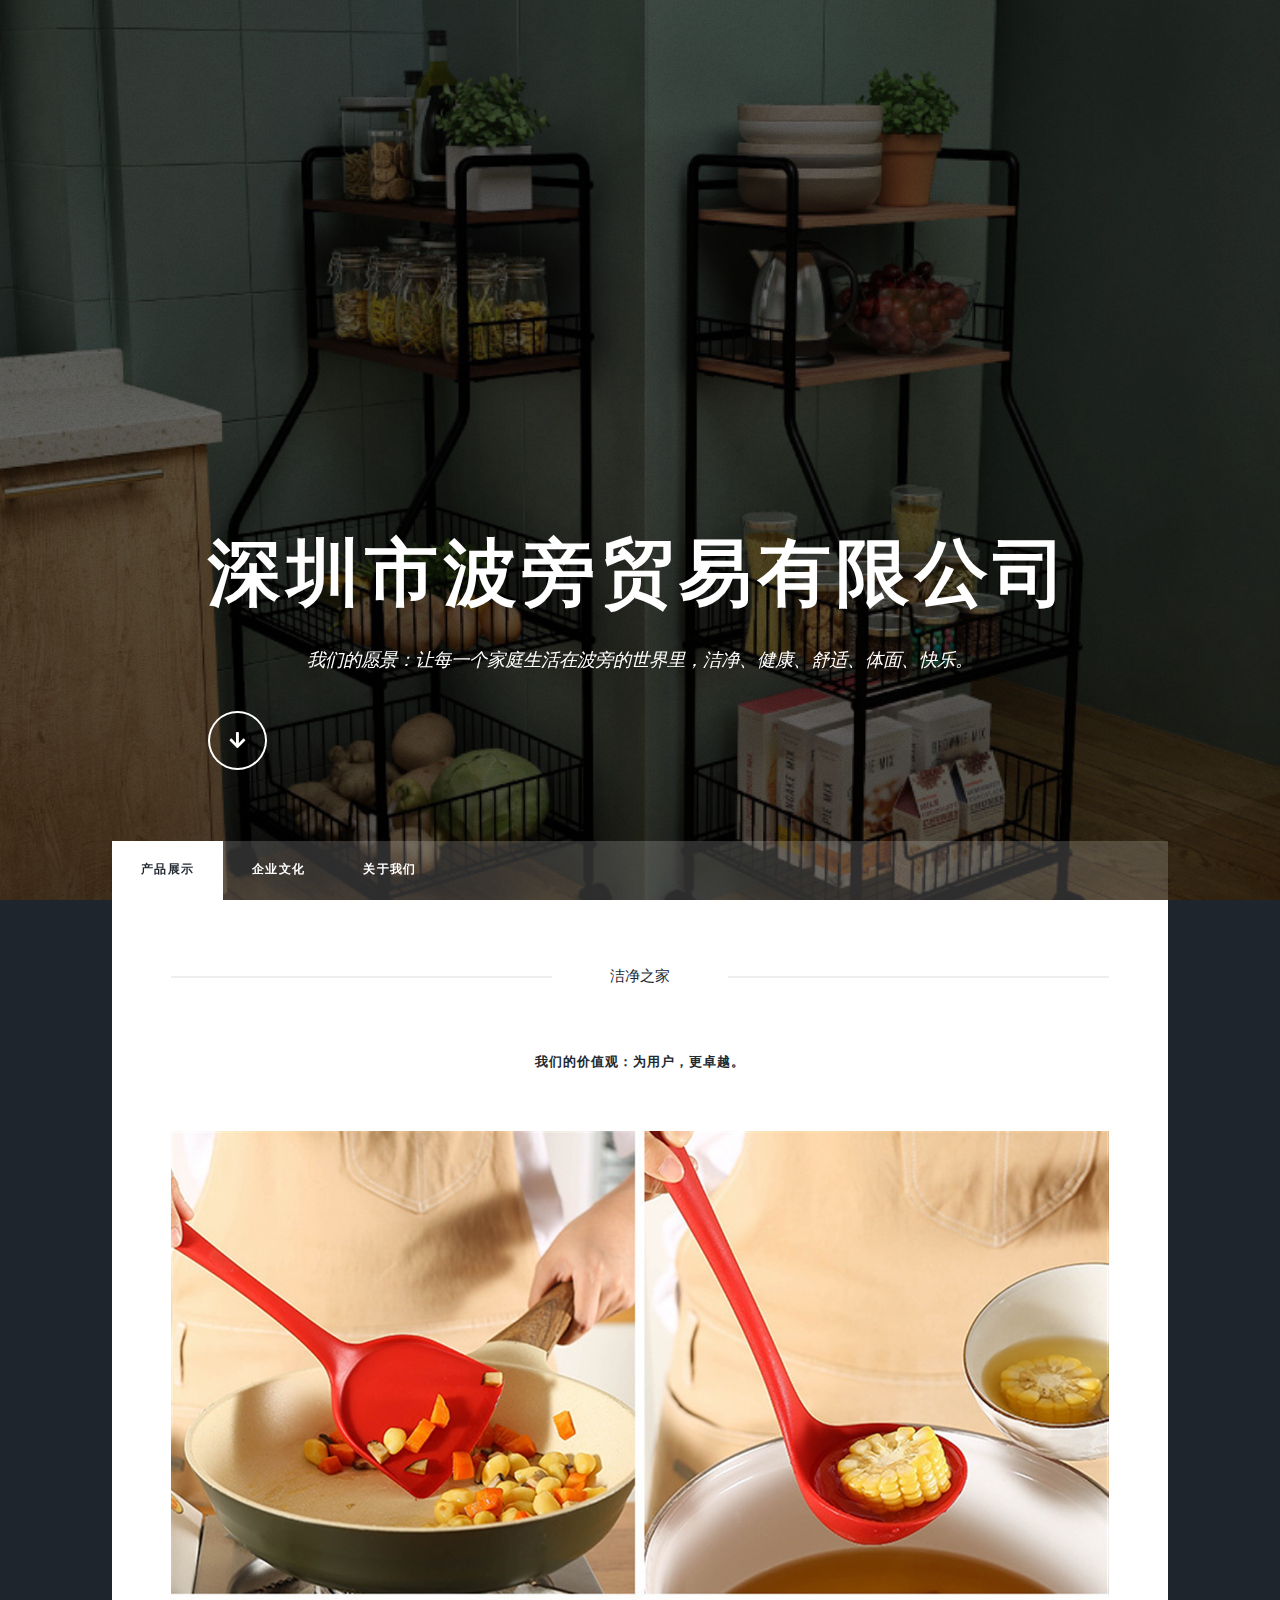
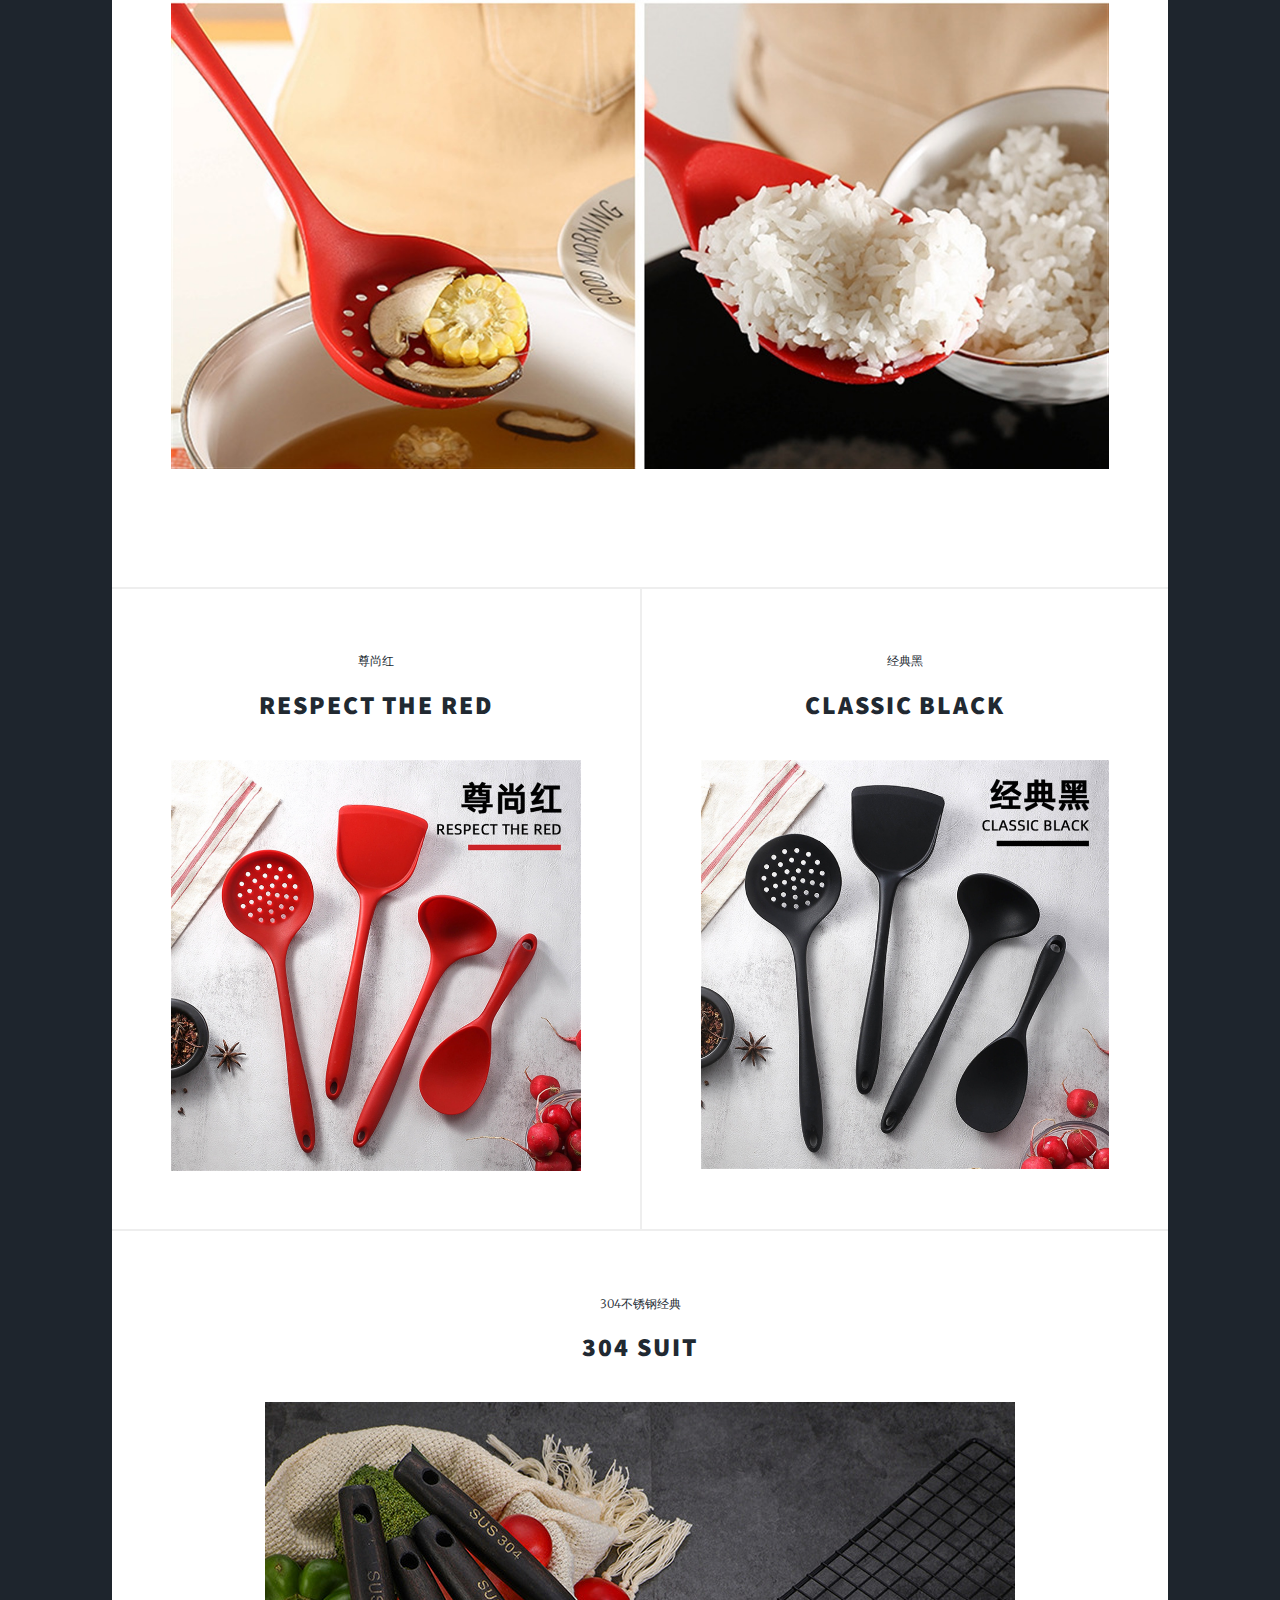
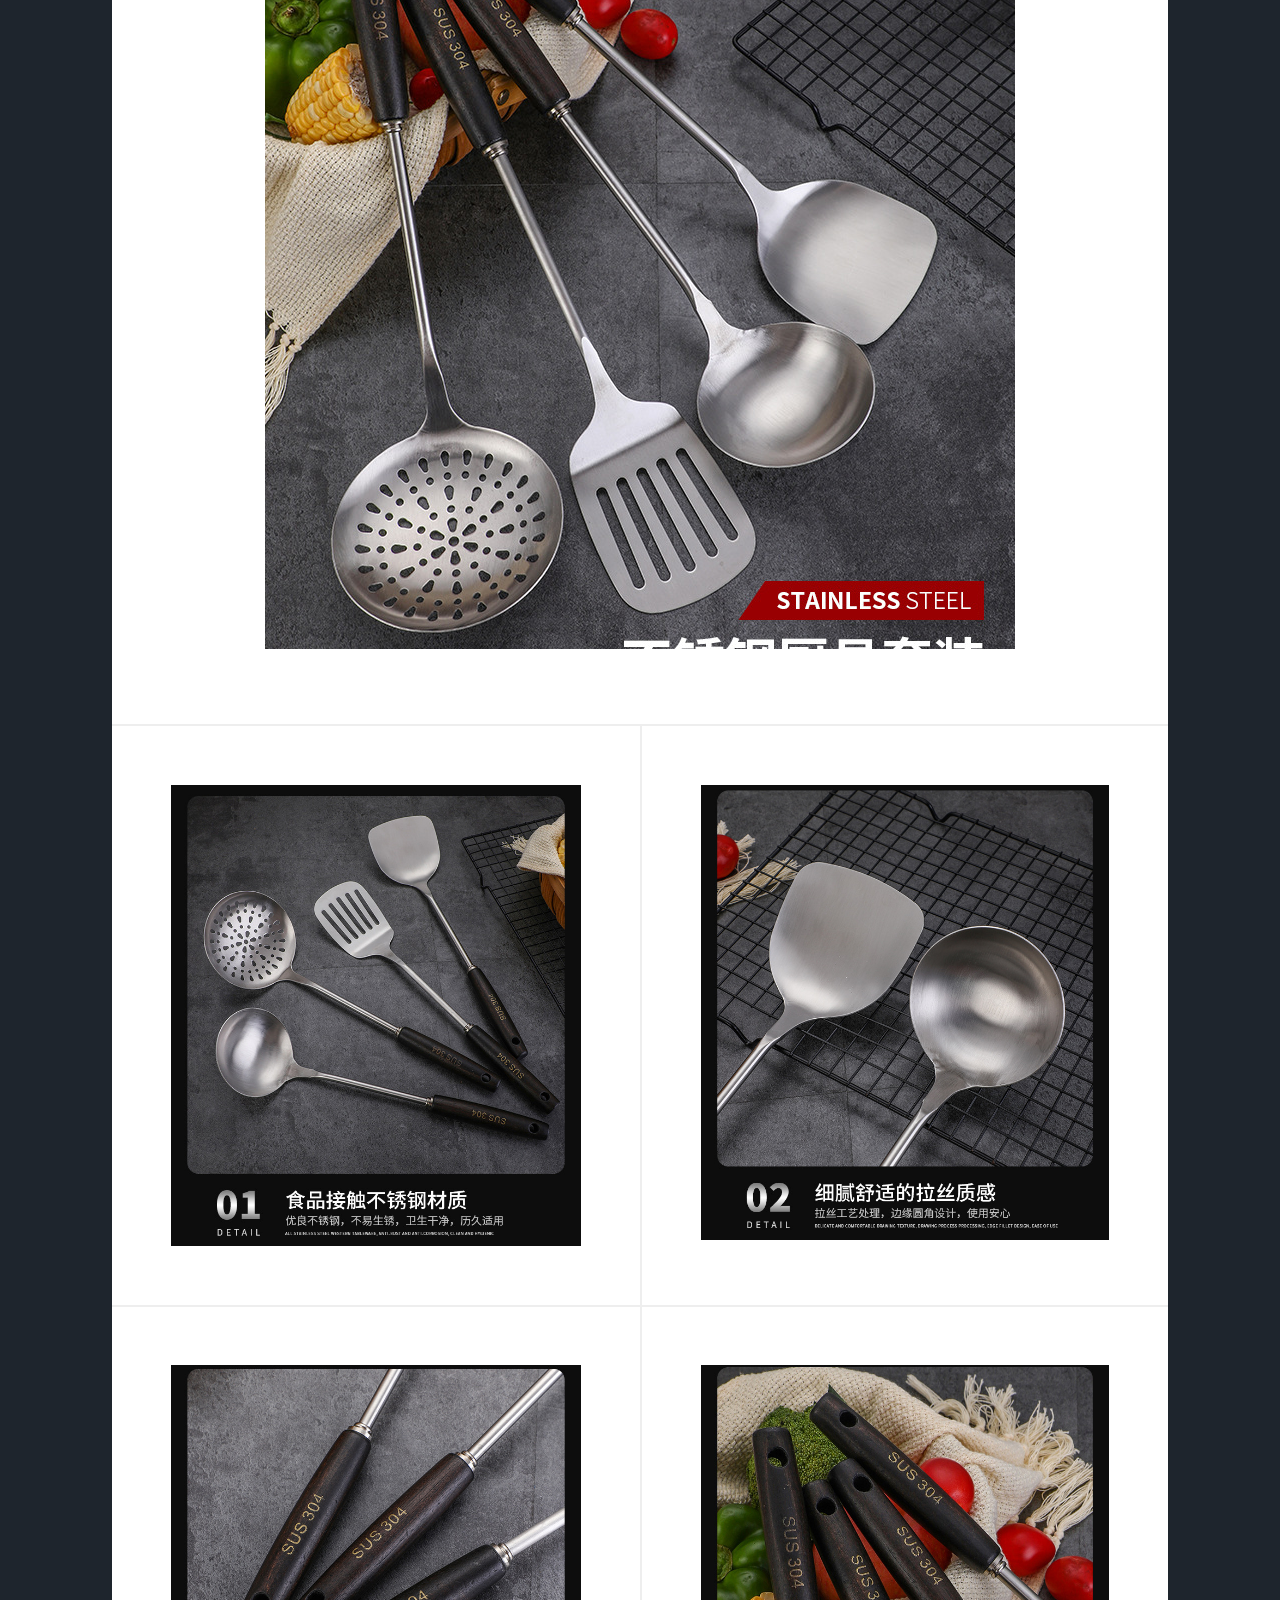
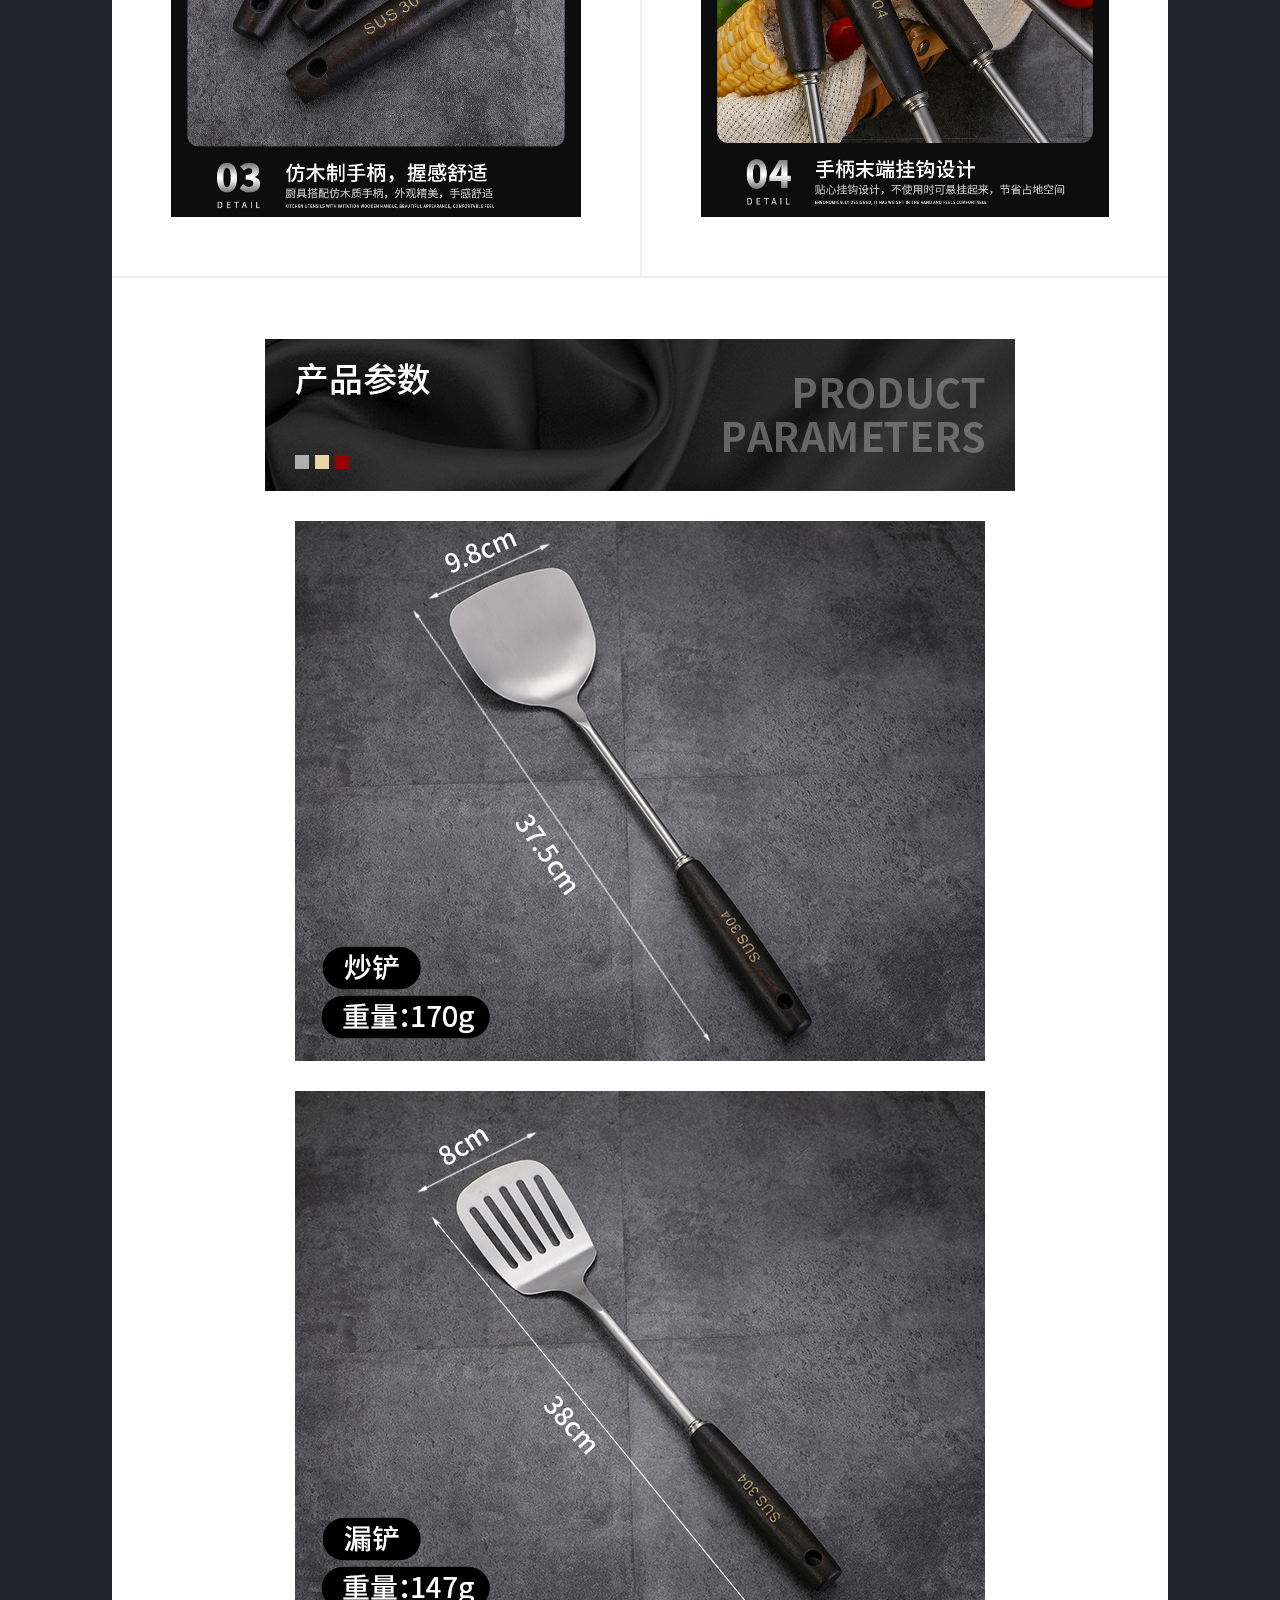
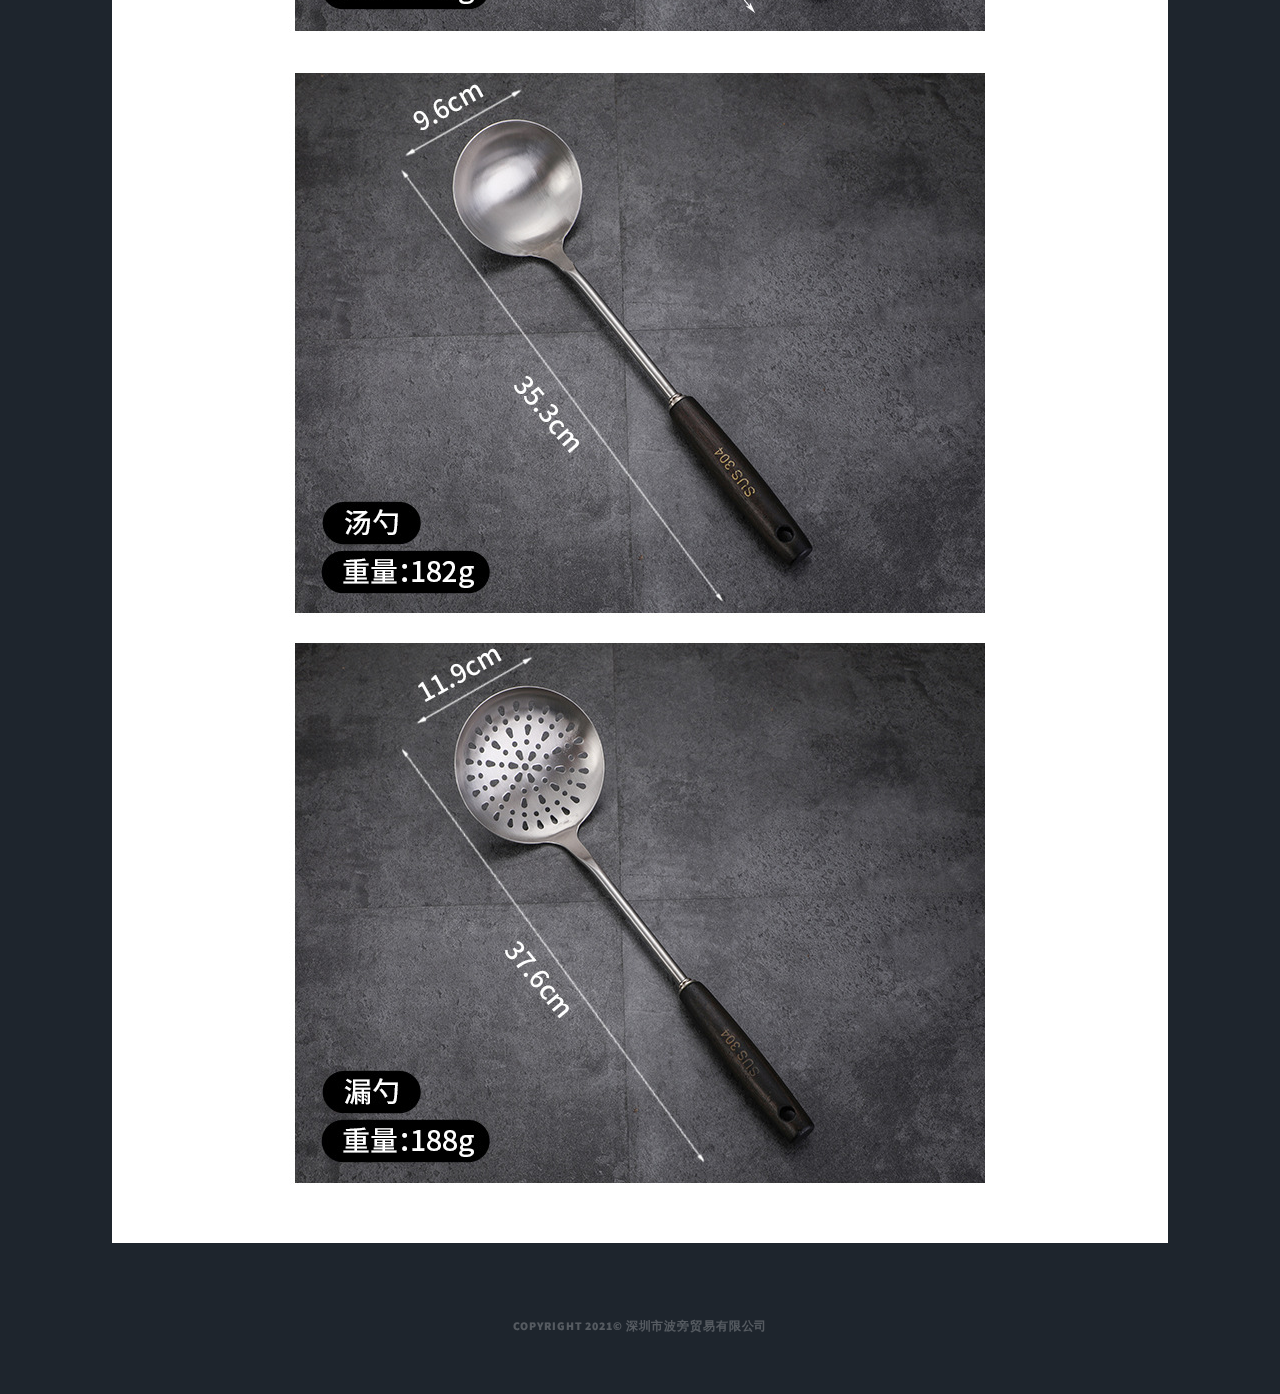
<file: html5up-massively/index.html>
<!DOCTYPE HTML>
<!--
	Massively by HTML5 UP
	html5up.net | @ajlkn
	Free for personal and commercial use under the CCA 3.0 license (html5up.net/license)
-->
<html>
	<head>
		<title>深圳市波旁贸易有限公司</title>
		<meta charset="utf-8" />
		<meta name="viewport" content="width=device-width, initial-scale=1, user-scalable=no" />
		<link rel="stylesheet" href="assets/css/main.css" />
		<noscript><link rel="stylesheet" href="assets/css/noscript.css" /></noscript>
	</head>
	<body class="is-preload">

		<!-- Wrapper -->
			<div id="wrapper" class="fade-in">

				<!-- Intro -->
					<div id="intro">
					<div id="google_translate_element">
						<h1>深圳市波旁贸易有限公司</h1>
						<p>我们的愿景：让每一个家庭生活在波旁的世界里，洁净、健康、舒适、体面、快乐。</p>
						<ul class="actions">
							<li><a href="#header" class="button icon solid solo fa-arrow-down scrolly">Continue</a></li>
						</ul>
					</div>
					</div>

				<!-- Header -->
					<header id="header">
						<div class="logo" style="font-size:18px;border-style:none">我们的使命：提供卓越产品、极致服务、专业咨询，让消费者洁净无忧。</div>
					</header>

				<!-- Nav -->
					<nav id="nav">
						<ul class="links">
							<li class="active"><a href="index.html">产品展示</a></li>
							<li><a href="generic.html">企业文化</a></li>
							<li><a href="elements.html">关于我们</a></li>
						</ul>
					</nav>

				<!-- Main -->
					<div id="main">

						<!-- Featured Post -->
							<article class="post featured">
								<header class="major">
									<span class="date"> 洁净之家</span>
									<h5>我们的价值观：为用户，更卓越。</h5>
								</header>
								<a class="image main"><img src="images\New20210113155308\img_ibank_O1CN01BotezB2JM032vLCNG_!!2384899406-0-cib.jpg" alt="" /></a>
							</article>

						<!-- Posts -->
							<section class="posts">
								<article>
									<header>
										<span class="date">尊尚红</span>
										<h2>RESPECT THE RED</h2>
									</header>
									<a  class="image fit"><img src="images\New20210113155308\img_ibank_2020_599_306_22875603995_1166052986.jpg" alt="" /></a>
								</article>
								<article>
									<header>
										<span class="date">经典黑</span>
										<h2>CLASSIC BLACK</h2>
									</header>
									<a class="image fit"><img src="images\New20210113155308\img_ibank_2020_761_384_22875483167_1166052986.jpg" alt="" /></a>
								</article>
							</section>
								<div style="
									width: 100%;
									margin-bottom: 75px;
									overflow: hidden;
									border-top: 2px solid #eeeeee;
									text-align:center;
									height: 1020px;
								">
									<header>
										<span class="date">304不锈钢经典</span>
										<h2>304 SUIT</h2>
									</header>
									<a  class="image fit"><img style="margin: 0 auto;width:auto" src="images\New20210113155308\21418959465_1850529011.jpg" alt="" /></a>
								</div>
								
							<section class="posts">
								<article>
									<a  class="image fit"><img src="images\New20210113155308\21494875169_1850529011.jpg" alt="" /></a>
								</article>
								<article>
									<a  class="image fit"><img src="images\New20210113155308\21418962617_1850529011.jpg" alt="" /></a>
								</article>
								<article>
									<a  class="image fit"><img src="images\New20210113155308\21494857873_1850529011.jpg" alt="" /></a>
									
								</article>
								<article>
									
									<a  class="image fit"><img src="images\New20210113155308\21418947806_1850529011.jpg" alt="" /></a>
								</article>
							</section>

								<div style="
									width: 100%;
									margin-bottom: 75px;
									overflow: hidden;
									border-top: 2px solid #eeeeee;
									text-align:center;
								">
									<img style="margin: 0 auto;width:auto" src="images\New20210113155308\21580967556_1850529011.jpg" alt="" />
									<img style="margin: 0 auto;width:auto" src="images\New20210113155308\21418977397_1850529011.jpg" alt="" />
								</div>
					</div>

				

				<!-- Copyright -->
					<div id="copyright" style="margin: 4rem auto 4rem auto;">
						<ul>Copyright 2021© 深圳市波旁贸易有限公司</ul>
					</div>

			</div>
		<!-- Scripts -->
			<script src="assets/js/jquery.min.js"></script>
			<script src="assets/js/jquery.scrollex.min.js"></script>
			<script src="assets/js/jquery.scrolly.min.js"></script>
			<script src="assets/js/browser.min.js"></script>
			<script src="assets/js/breakpoints.min.js"></script>
			<script src="assets/js/util.js"></script>
			<script src="assets/js/main.js"></script>

	</body>
</html>
</file>
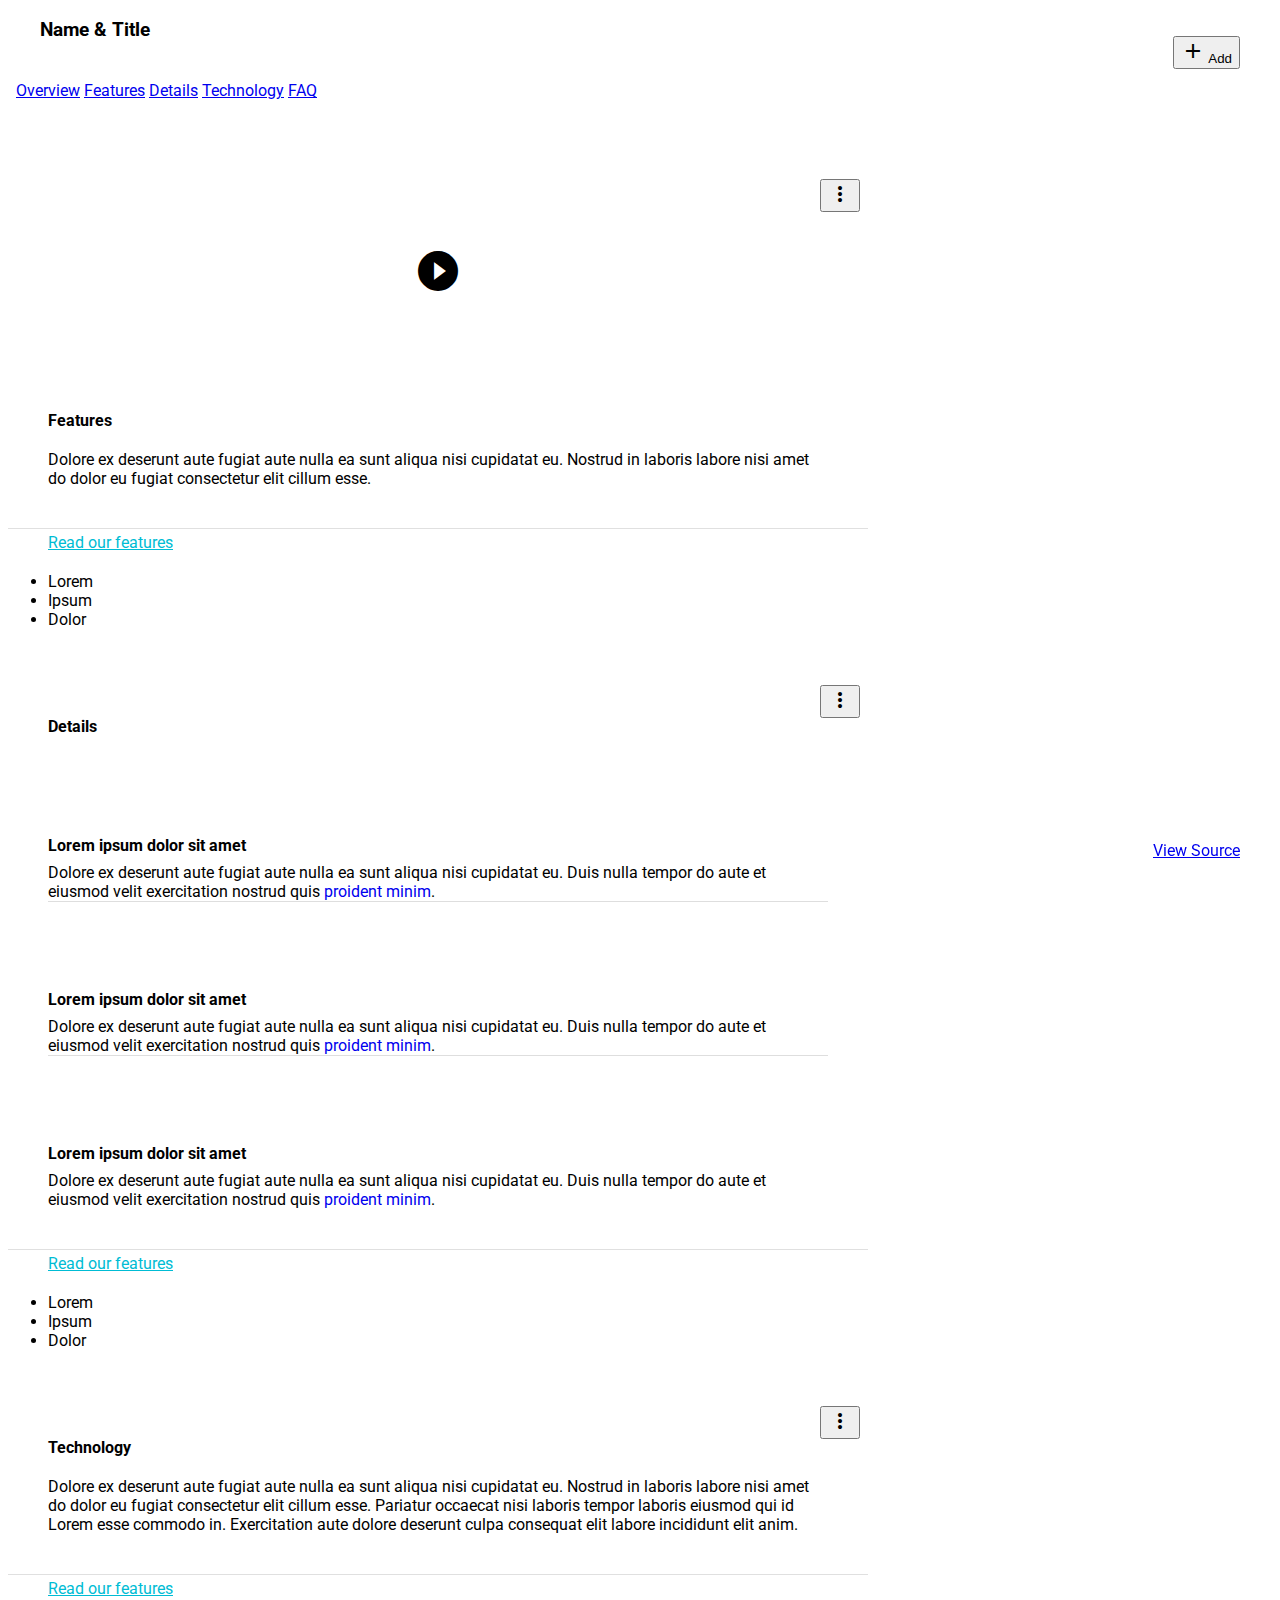
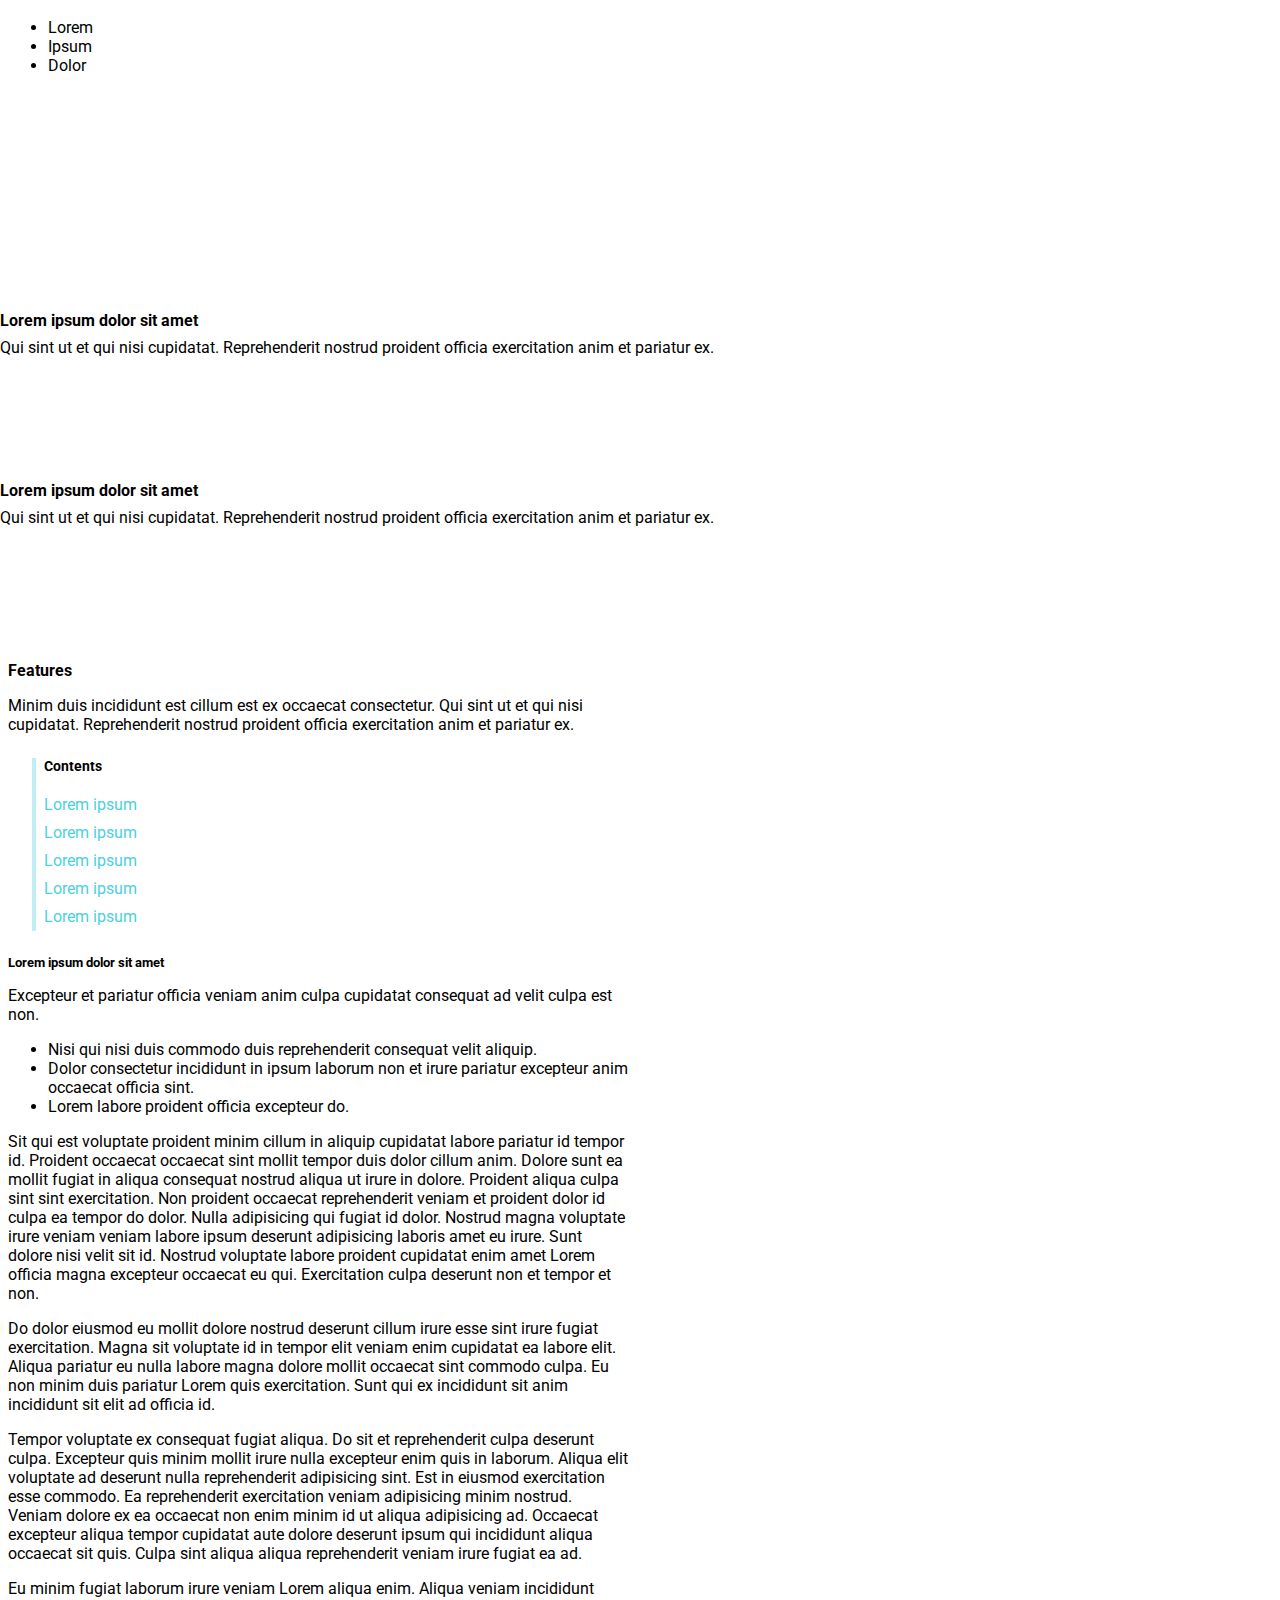
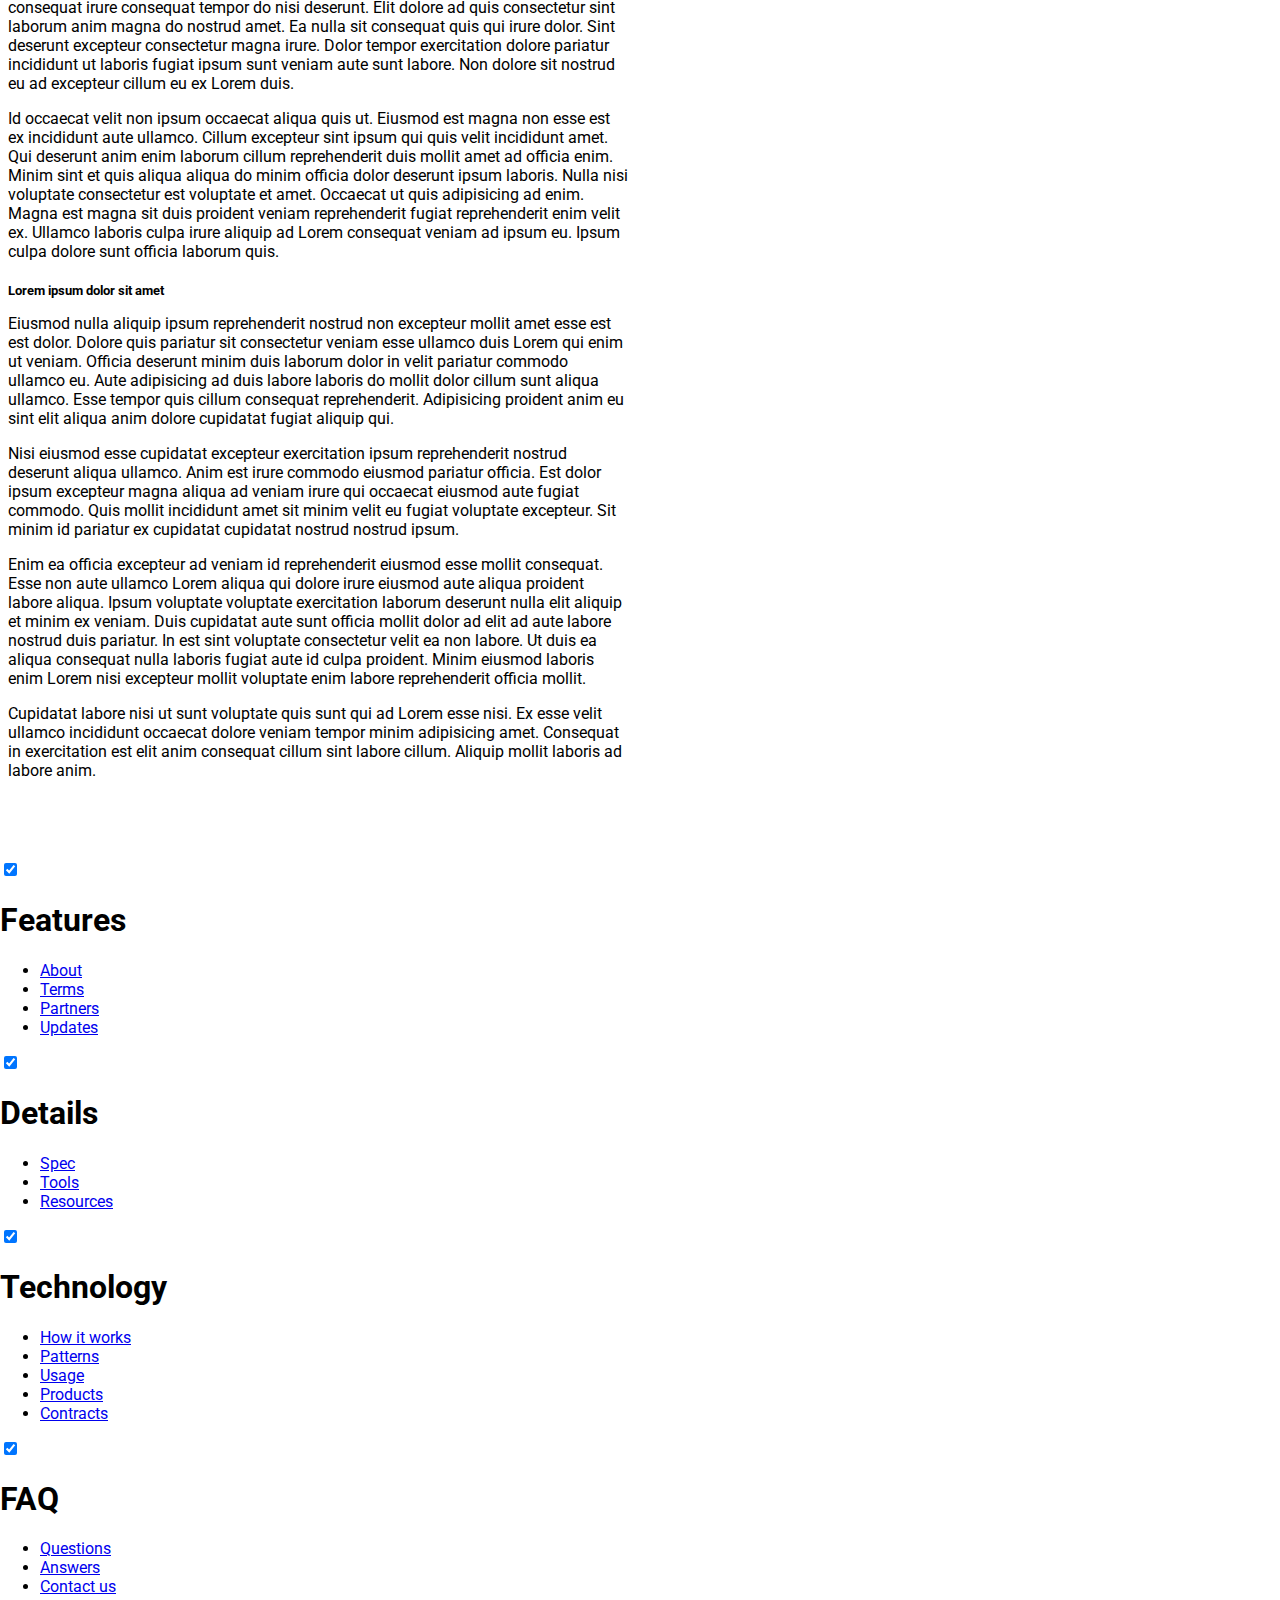
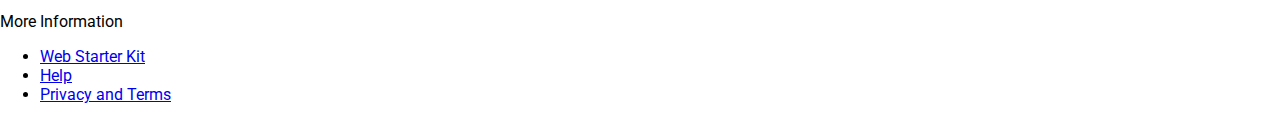
<file: mdl-template-text-only/index.html>
<!doctype html>
<!--
  Material Design Lite
  Copyright 2015 Google Inc. All rights reserved.

  Licensed under the Apache License, Version 2.0 (the "License");
  you may not use this file except in compliance with the License.
  You may obtain a copy of the License at

      https://www.apache.org/licenses/LICENSE-2.0

  Unless required by applicable law or agreed to in writing, software
  distributed under the License is distributed on an "AS IS" BASIS,
  WITHOUT WARRANTIES OR CONDITIONS OF ANY KIND, either express or implied.
  See the License for the specific language governing permissions and
  limitations under the License
-->
<html lang="en">
  <head>
    <meta charset="utf-8">
    <meta http-equiv="X-UA-Compatible" content="IE=edge">
    <meta name="description" content="A front-end template that helps you build fast, modern mobile web apps.">
    <meta name="viewport" content="width=device-width, initial-scale=1.0, minimum-scale=1.0">
    <title>Material Design Lite</title>

    <!-- Add to homescreen for Chrome on Android -->
    <meta name="mobile-web-app-capable" content="yes">
    <link rel="icon" sizes="192x192" href="images/android-desktop.png">

    <!-- Add to homescreen for Safari on iOS -->
    <meta name="apple-mobile-web-app-capable" content="yes">
    <meta name="apple-mobile-web-app-status-bar-style" content="black">
    <meta name="apple-mobile-web-app-title" content="Material Design Lite">
    <link rel="apple-touch-icon-precomposed" href="images/ios-desktop.png">

    <!-- Tile icon for Win8 (144x144 + tile color) -->
    <meta name="msapplication-TileImage" content="images/touch/ms-touch-icon-144x144-precomposed.png">
    <meta name="msapplication-TileColor" content="#3372DF">

    <link rel="shortcut icon" href="images/favicon.png">

    <!-- SEO: If your mobile URL is different from the desktop URL, add a canonical link to the desktop page https://developers.google.com/webmasters/smartphone-sites/feature-phones -->
    <!--
    <link rel="canonical" href="http://www.example.com/">
    -->

    <link rel="stylesheet" href="https://fonts.googleapis.com/css?family=Roboto:regular,bold,italic,thin,light,bolditalic,black,medium&amp;lang=en">
    <link rel="stylesheet" href="https://fonts.googleapis.com/icon?family=Material+Icons">
    <link rel="stylesheet" href="https://code.getmdl.io/1.3.0/material.deep_purple-pink.min.css">
    <link rel="stylesheet" href="styles.css">
    <style>
    #view-source {
      position: fixed;
      display: block;
      right: 0;
      bottom: 0;
      margin-right: 40px;
      margin-bottom: 40px;
      z-index: 900;
    }
    </style>
  </head>
  <body class="mdl-demo mdl-color--grey-100 mdl-color-text--grey-700 mdl-base">
    <div class="mdl-layout mdl-js-layout mdl-layout--fixed-header">
      <header class="mdl-layout__header mdl-layout__header--scroll mdl-color--primary">
        <div class="mdl-layout--large-screen-only mdl-layout__header-row">
        </div>
        <div class="mdl-layout--large-screen-only mdl-layout__header-row">
          <h3>Name &amp; Title</h3>
        </div>
        <div class="mdl-layout--large-screen-only mdl-layout__header-row">
        </div>
        <div class="mdl-layout__tab-bar mdl-js-ripple-effect mdl-color--primary-dark">
          <a href="#overview" class="mdl-layout__tab is-active">Overview</a>
          <a href="#features" class="mdl-layout__tab">Features</a>
          <a href="#features" class="mdl-layout__tab">Details</a>
          <a href="#features" class="mdl-layout__tab">Technology</a>
          <a href="#features" class="mdl-layout__tab">FAQ</a>
          <button class="mdl-button mdl-js-button mdl-button--fab mdl-js-ripple-effect mdl-button--colored mdl-shadow--4dp mdl-color--accent" id="add">
            <i class="material-icons" role="presentation">add</i>
            <span class="visuallyhidden">Add</span>
          </button>
        </div>
      </header>
      <main class="mdl-layout__content">
        <div class="mdl-layout__tab-panel is-active" id="overview">
          <section class="section--center mdl-grid mdl-grid--no-spacing mdl-shadow--2dp">
            <header class="section__play-btn mdl-cell mdl-cell--3-col-desktop mdl-cell--2-col-tablet mdl-cell--4-col-phone mdl-color--teal-100 mdl-color-text--white">
              <i class="material-icons">play_circle_filled</i>
            </header>
            <div class="mdl-card mdl-cell mdl-cell--9-col-desktop mdl-cell--6-col-tablet mdl-cell--4-col-phone">
              <div class="mdl-card__supporting-text">
                <h4>Features</h4>
                Dolore ex deserunt aute fugiat aute nulla ea sunt aliqua nisi cupidatat eu. Nostrud in laboris labore nisi amet do dolor eu fugiat consectetur elit cillum esse.
              </div>
              <div class="mdl-card__actions">
                <a href="#" class="mdl-button">Read our features</a>
              </div>
            </div>
            <button class="mdl-button mdl-js-button mdl-js-ripple-effect mdl-button--icon" id="btn1">
              <i class="material-icons">more_vert</i>
            </button>
            <ul class="mdl-menu mdl-js-menu mdl-menu--bottom-right" for="btn1">
              <li class="mdl-menu__item">Lorem</li>
              <li class="mdl-menu__item" disabled>Ipsum</li>
              <li class="mdl-menu__item">Dolor</li>
            </ul>
          </section>
          <section class="section--center mdl-grid mdl-grid--no-spacing mdl-shadow--2dp">
            <div class="mdl-card mdl-cell mdl-cell--12-col">
              <div class="mdl-card__supporting-text mdl-grid mdl-grid--no-spacing">
                <h4 class="mdl-cell mdl-cell--12-col">Details</h4>
                <div class="section__circle-container mdl-cell mdl-cell--2-col mdl-cell--1-col-phone">
                  <div class="section__circle-container__circle mdl-color--primary"></div>
                </div>
                <div class="section__text mdl-cell mdl-cell--10-col-desktop mdl-cell--6-col-tablet mdl-cell--3-col-phone">
                  <h5>Lorem ipsum dolor sit amet</h5>
                  Dolore ex deserunt aute fugiat aute nulla ea sunt aliqua nisi cupidatat eu. Duis nulla tempor do aute et eiusmod velit exercitation nostrud quis <a href="#">proident minim</a>.
                </div>
                <div class="section__circle-container mdl-cell mdl-cell--2-col mdl-cell--1-col-phone">
                  <div class="section__circle-container__circle mdl-color--primary"></div>
                </div>
                <div class="section__text mdl-cell mdl-cell--10-col-desktop mdl-cell--6-col-tablet mdl-cell--3-col-phone">
                  <h5>Lorem ipsum dolor sit amet</h5>
                  Dolore ex deserunt aute fugiat aute nulla ea sunt aliqua nisi cupidatat eu. Duis nulla tempor do aute et eiusmod velit exercitation nostrud quis <a href="#">proident minim</a>.
                </div>
                <div class="section__circle-container mdl-cell mdl-cell--2-col mdl-cell--1-col-phone">
                  <div class="section__circle-container__circle mdl-color--primary"></div>
                </div>
                <div class="section__text mdl-cell mdl-cell--10-col-desktop mdl-cell--6-col-tablet mdl-cell--3-col-phone">
                  <h5>Lorem ipsum dolor sit amet</h5>
                  Dolore ex deserunt aute fugiat aute nulla ea sunt aliqua nisi cupidatat eu. Duis nulla tempor do aute et eiusmod velit exercitation nostrud quis <a href="#">proident minim</a>.
                </div>
              </div>
              <div class="mdl-card__actions">
                <a href="#" class="mdl-button">Read our features</a>
              </div>
            </div>
            <button class="mdl-button mdl-js-button mdl-js-ripple-effect mdl-button--icon" id="btn2">
              <i class="material-icons">more_vert</i>
            </button>
            <ul class="mdl-menu mdl-js-menu mdl-menu--bottom-right" for="btn2">
              <li class="mdl-menu__item">Lorem</li>
              <li class="mdl-menu__item" disabled>Ipsum</li>
              <li class="mdl-menu__item">Dolor</li>
            </ul>
          </section>
          <section class="section--center mdl-grid mdl-grid--no-spacing mdl-shadow--2dp">
            <div class="mdl-card mdl-cell mdl-cell--12-col">
              <div class="mdl-card__supporting-text">
                <h4>Technology</h4>
                Dolore ex deserunt aute fugiat aute nulla ea sunt aliqua nisi cupidatat eu. Nostrud in laboris labore nisi amet do dolor eu fugiat consectetur elit cillum esse. Pariatur occaecat nisi laboris tempor laboris eiusmod qui id Lorem esse commodo in. Exercitation aute dolore deserunt culpa consequat elit labore incididunt elit anim.
              </div>
              <div class="mdl-card__actions">
                <a href="#" class="mdl-button">Read our features</a>
              </div>
            </div>
            <button class="mdl-button mdl-js-button mdl-js-ripple-effect mdl-button--icon" id="btn3">
              <i class="material-icons">more_vert</i>
            </button>
            <ul class="mdl-menu mdl-js-menu mdl-menu--bottom-right" for="btn3">
              <li class="mdl-menu__item">Lorem</li>
              <li class="mdl-menu__item" disabled>Ipsum</li>
              <li class="mdl-menu__item">Dolor</li>
            </ul>
          </section>
          <section class="section--footer mdl-color--white mdl-grid">
            <div class="section__circle-container mdl-cell mdl-cell--2-col mdl-cell--1-col-phone">
              <div class="section__circle-container__circle mdl-color--accent section__circle--big"></div>
            </div>
            <div class="section__text mdl-cell mdl-cell--4-col-desktop mdl-cell--6-col-tablet mdl-cell--3-col-phone">
              <h5>Lorem ipsum dolor sit amet</h5>
              Qui sint ut et qui nisi cupidatat. Reprehenderit nostrud proident officia exercitation anim et pariatur ex.
            </div>
            <div class="section__circle-container mdl-cell mdl-cell--2-col mdl-cell--1-col-phone">
              <div class="section__circle-container__circle mdl-color--accent section__circle--big"></div>
            </div>
            <div class="section__text mdl-cell mdl-cell--4-col-desktop mdl-cell--6-col-tablet mdl-cell--3-col-phone">
              <h5>Lorem ipsum dolor sit amet</h5>
              Qui sint ut et qui nisi cupidatat. Reprehenderit nostrud proident officia exercitation anim et pariatur ex.
            </div>
          </section>
        </div>
        <div class="mdl-layout__tab-panel" id="features">
          <section class="section--center mdl-grid mdl-grid--no-spacing">
            <div class="mdl-cell mdl-cell--12-col">
              <h4>Features</h4>
              Minim duis incididunt est cillum est ex occaecat consectetur. Qui sint ut et qui nisi cupidatat. Reprehenderit nostrud proident officia exercitation anim et pariatur ex.
              <ul class="toc">
                <h4>Contents</h4>
                <a href="#lorem1">Lorem ipsum</a>
                <a href="#lorem2">Lorem ipsum</a>
                <a href="#lorem3">Lorem ipsum</a>
                <a href="#lorem4">Lorem ipsum</a>
                <a href="#lorem5">Lorem ipsum</a>
              </ul>

              <h5 id="lorem1">Lorem ipsum dolor sit amet</h5>
              Excepteur et pariatur officia veniam anim culpa cupidatat consequat ad velit culpa est non.
              <ul>
                <li>Nisi qui nisi duis commodo duis reprehenderit consequat velit aliquip.</li>
                <li>Dolor consectetur incididunt in ipsum laborum non et irure pariatur excepteur anim occaecat officia sint.</li>
                <li>Lorem labore proident officia excepteur do.</li>
              </ul>

              <p>
                Sit qui est voluptate proident minim cillum in aliquip cupidatat labore pariatur id tempor id. Proident occaecat occaecat sint mollit tempor duis dolor cillum anim. Dolore sunt ea mollit fugiat in aliqua consequat nostrud aliqua ut irure in dolore. Proident aliqua culpa sint sint exercitation. Non proident occaecat reprehenderit veniam et proident dolor id culpa ea tempor do dolor. Nulla adipisicing qui fugiat id dolor. Nostrud magna voluptate irure veniam veniam labore ipsum deserunt adipisicing laboris amet eu irure. Sunt dolore nisi velit sit id. Nostrud voluptate labore proident cupidatat enim amet Lorem officia magna excepteur occaecat eu qui. Exercitation culpa deserunt non et tempor et non.
              </p>
              <p>
                Do dolor eiusmod eu mollit dolore nostrud deserunt cillum irure esse sint irure fugiat exercitation. Magna sit voluptate id in tempor elit veniam enim cupidatat ea labore elit. Aliqua pariatur eu nulla labore magna dolore mollit occaecat sint commodo culpa. Eu non minim duis pariatur Lorem quis exercitation. Sunt qui ex incididunt sit anim incididunt sit elit ad officia id.
              </p>
              <p id="lorem2">
                Tempor voluptate ex consequat fugiat aliqua. Do sit et reprehenderit culpa deserunt culpa. Excepteur quis minim mollit irure nulla excepteur enim quis in laborum. Aliqua elit voluptate ad deserunt nulla reprehenderit adipisicing sint. Est in eiusmod exercitation esse commodo. Ea reprehenderit exercitation veniam adipisicing minim nostrud. Veniam dolore ex ea occaecat non enim minim id ut aliqua adipisicing ad. Occaecat excepteur aliqua tempor cupidatat aute dolore deserunt ipsum qui incididunt aliqua occaecat sit quis. Culpa sint aliqua aliqua reprehenderit veniam irure fugiat ea ad.
              </p>
              <p>
                Eu minim fugiat laborum irure veniam Lorem aliqua enim. Aliqua veniam incididunt consequat irure consequat tempor do nisi deserunt. Elit dolore ad quis consectetur sint laborum anim magna do nostrud amet. Ea nulla sit consequat quis qui irure dolor. Sint deserunt excepteur consectetur magna irure. Dolor tempor exercitation dolore pariatur incididunt ut laboris fugiat ipsum sunt veniam aute sunt labore. Non dolore sit nostrud eu ad excepteur cillum eu ex Lorem duis.
              </p>
              <p>
                Id occaecat velit non ipsum occaecat aliqua quis ut. Eiusmod est magna non esse est ex incididunt aute ullamco. Cillum excepteur sint ipsum qui quis velit incididunt amet. Qui deserunt anim enim laborum cillum reprehenderit duis mollit amet ad officia enim. Minim sint et quis aliqua aliqua do minim officia dolor deserunt ipsum laboris. Nulla nisi voluptate consectetur est voluptate et amet. Occaecat ut quis adipisicing ad enim. Magna est magna sit duis proident veniam reprehenderit fugiat reprehenderit enim velit ex. Ullamco laboris culpa irure aliquip ad Lorem consequat veniam ad ipsum eu. Ipsum culpa dolore sunt officia laborum quis.
              </p>

              <h5 id="lorem3">Lorem ipsum dolor sit amet</h5>

              <p id="lorem4">
                Eiusmod nulla aliquip ipsum reprehenderit nostrud non excepteur mollit amet esse est est dolor. Dolore quis pariatur sit consectetur veniam esse ullamco duis Lorem qui enim ut veniam. Officia deserunt minim duis laborum dolor in velit pariatur commodo ullamco eu. Aute adipisicing ad duis labore laboris do mollit dolor cillum sunt aliqua ullamco. Esse tempor quis cillum consequat reprehenderit. Adipisicing proident anim eu sint elit aliqua anim dolore cupidatat fugiat aliquip qui.
              </p>
              <p id="lorem5">
                Nisi eiusmod esse cupidatat excepteur exercitation ipsum reprehenderit nostrud deserunt aliqua ullamco. Anim est irure commodo eiusmod pariatur officia. Est dolor ipsum excepteur magna aliqua ad veniam irure qui occaecat eiusmod aute fugiat commodo. Quis mollit incididunt amet sit minim velit eu fugiat voluptate excepteur. Sit minim id pariatur ex cupidatat cupidatat nostrud nostrud ipsum.
              </p>
              <p>
                Enim ea officia excepteur ad veniam id reprehenderit eiusmod esse mollit consequat. Esse non aute ullamco Lorem aliqua qui dolore irure eiusmod aute aliqua proident labore aliqua. Ipsum voluptate voluptate exercitation laborum deserunt nulla elit aliquip et minim ex veniam. Duis cupidatat aute sunt officia mollit dolor ad elit ad aute labore nostrud duis pariatur. In est sint voluptate consectetur velit ea non labore. Ut duis ea aliqua consequat nulla laboris fugiat aute id culpa proident. Minim eiusmod laboris enim Lorem nisi excepteur mollit voluptate enim labore reprehenderit officia mollit.
              </p>
              <p>
                Cupidatat labore nisi ut sunt voluptate quis sunt qui ad Lorem esse nisi. Ex esse velit ullamco incididunt occaecat dolore veniam tempor minim adipisicing amet. Consequat in exercitation est elit anim consequat cillum sint labore cillum. Aliquip mollit laboris ad labore anim.
              </p>
            </div>
          </section>
        </div>
        <footer class="mdl-mega-footer">
          <div class="mdl-mega-footer--middle-section">
            <div class="mdl-mega-footer--drop-down-section">
              <input class="mdl-mega-footer--heading-checkbox" type="checkbox" checked>
              <h1 class="mdl-mega-footer--heading">Features</h1>
              <ul class="mdl-mega-footer--link-list">
                <li><a href="#">About</a></li>
                <li><a href="#">Terms</a></li>
                <li><a href="#">Partners</a></li>
                <li><a href="#">Updates</a></li>
              </ul>
            </div>
            <div class="mdl-mega-footer--drop-down-section">
              <input class="mdl-mega-footer--heading-checkbox" type="checkbox" checked>
              <h1 class="mdl-mega-footer--heading">Details</h1>
              <ul class="mdl-mega-footer--link-list">
                <li><a href="#">Spec</a></li>
                <li><a href="#">Tools</a></li>
                <li><a href="#">Resources</a></li>
              </ul>
            </div>
            <div class="mdl-mega-footer--drop-down-section">
              <input class="mdl-mega-footer--heading-checkbox" type="checkbox" checked>
              <h1 class="mdl-mega-footer--heading">Technology</h1>
              <ul class="mdl-mega-footer--link-list">
                <li><a href="#">How it works</a></li>
                <li><a href="#">Patterns</a></li>
                <li><a href="#">Usage</a></li>
                <li><a href="#">Products</a></li>
                <li><a href="#">Contracts</a></li>
              </ul>
            </div>
            <div class="mdl-mega-footer--drop-down-section">
              <input class="mdl-mega-footer--heading-checkbox" type="checkbox" checked>
              <h1 class="mdl-mega-footer--heading">FAQ</h1>
              <ul class="mdl-mega-footer--link-list">
                <li><a href="#">Questions</a></li>
                <li><a href="#">Answers</a></li>
                <li><a href="#">Contact us</a></li>
              </ul>
            </div>
          </div>
          <div class="mdl-mega-footer--bottom-section">
            <div class="mdl-logo">
              More Information
            </div>
            <ul class="mdl-mega-footer--link-list">
              <li><a href="https://developers.google.com/web/starter-kit/">Web Starter Kit</a></li>
              <li><a href="#">Help</a></li>
              <li><a href="#">Privacy and Terms</a></li>
            </ul>
          </div>
        </footer>
      </main>
    </div>
    <a href="https://github.com/google/material-design-lite/blob/mdl-1.x/templates/text-only/" target="_blank" id="view-source" class="mdl-button mdl-js-button mdl-button--raised mdl-js-ripple-effect mdl-color--accent mdl-color-text--accent-contrast">View Source</a>
    <script src="https://code.getmdl.io/1.3.0/material.min.js"></script>
  </body>
</html>
</file>
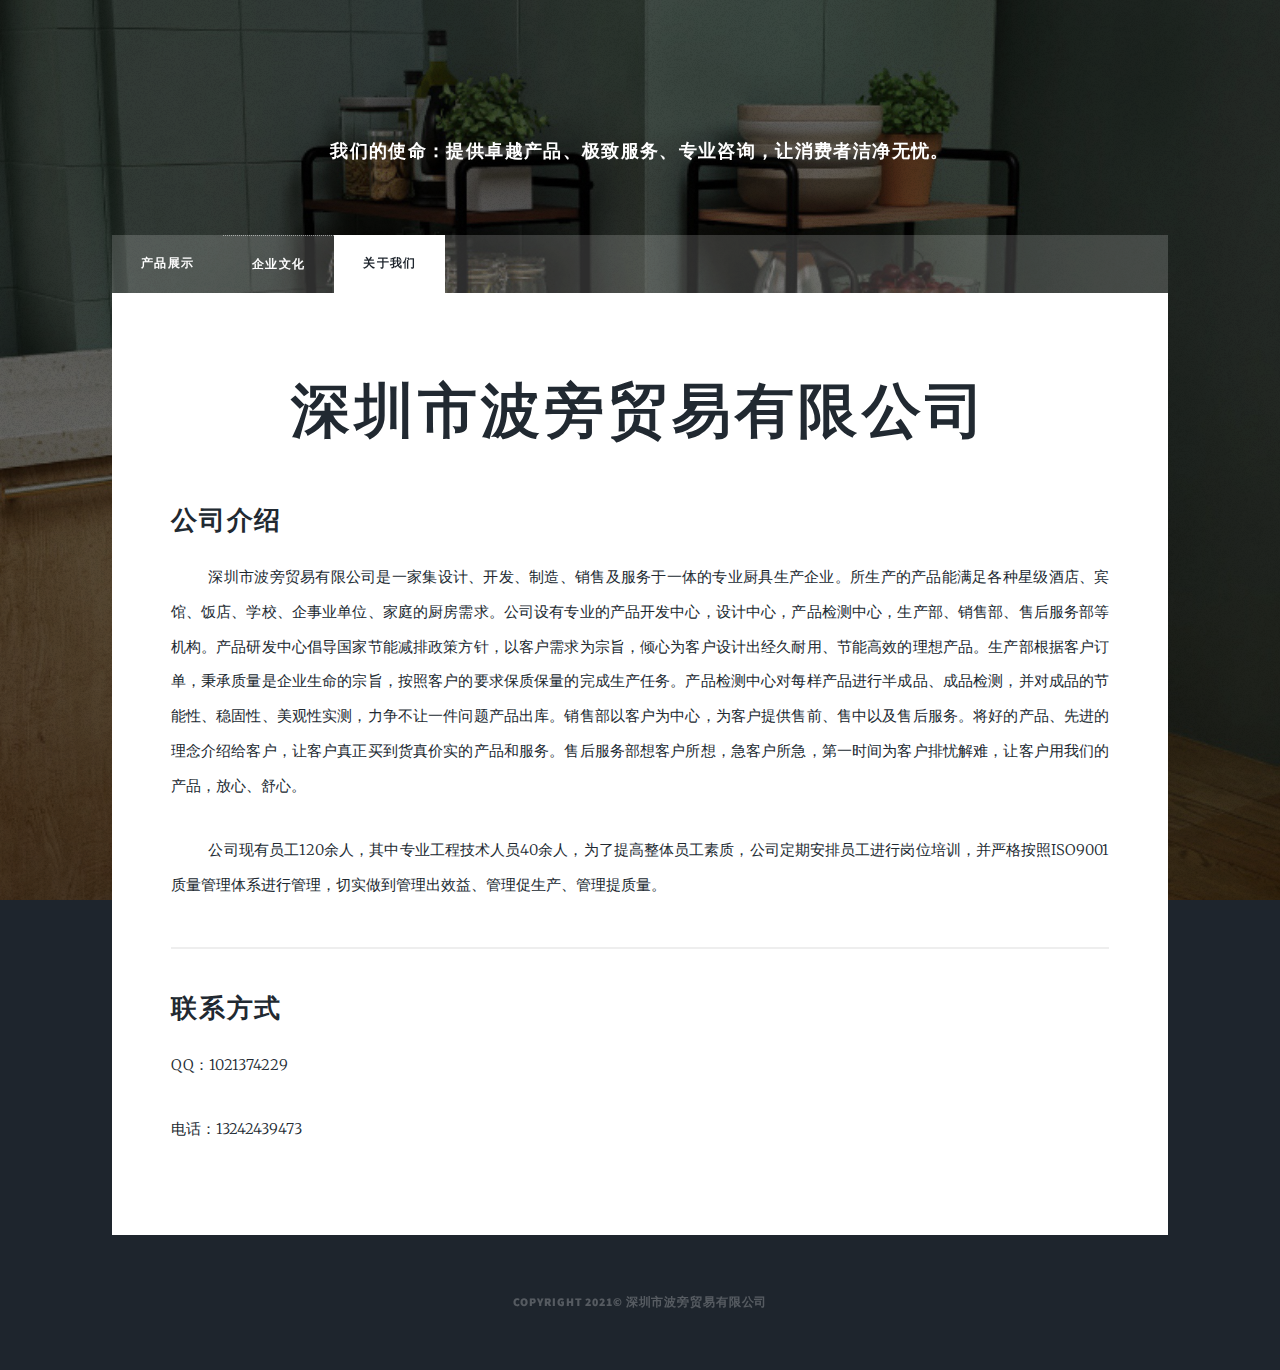
<file: html5up-massively/elements.html>
<!DOCTYPE HTML>
<!--
	Massively by HTML5 UP
	html5up.net | @ajlkn
	Free for personal and commercial use under the CCA 3.0 license (html5up.net/license)
-->
<html>
	<head>
		<title>深圳市波旁贸易有限公司</title>
		<meta charset="utf-8" />
		<meta name="viewport" content="width=device-width, initial-scale=1, user-scalable=no" />
		<link rel="stylesheet" href="assets/css/main.css" />
		<noscript><link rel="stylesheet" href="assets/css/noscript.css" /></noscript>
	</head>
	<body class="is-preload">

		<!-- Wrapper -->
			<div id="wrapper">

				<!-- Header -->
					<header id="header">
						<div class="logo" style="font-size:18px;border-style:none">我们的使命：提供卓越产品、极致服务、专业咨询，让消费者洁净无忧。</div>
					</header>

				<!-- Nav -->
					<nav id="nav">
						<ul class="links">
							<li><a href="index.html">产品展示</a></li>
							<li><a href="generic.html"><a href="generic.html">企业文化</a></li>
							<li class="active"><a href="elements.html">关于我们</a></li>
						</ul>
					</nav>

				<!-- Main -->
					<div id="main">

						<!-- Post -->
							<section class="post">
								<header class="major">
									<h1>深圳市波旁贸易有限公司</h1>
								</header>

								<!-- Text stuff -->
									<h2>公司介绍</h2>
									<p style="text-indent: 1cm">深圳市波旁贸易有限公司是一家集设计、开发、制造、销售及服务于一体的专业厨具生产企业。所生产的产品能满足各种星级酒店、宾馆、饭店、学校、企事业单位、家庭的厨房需求。公司设有专业的产品开发中心，设计中心，产品检测中心，生产部、销售部、售后服务部等机构。产品研发中心倡导国家节能减排政策方针，以客户需求为宗旨，倾心为客户设计出经久耐用、节能高效的理想产品。生产部根据客户订单，秉承质量是企业生命的宗旨，按照客户的要求保质保量的完成生产任务。产品检测中心对每样产品进行半成品、成品检测，并对成品的节能性、稳固性、美观性实测，力争不让一件问题产品出库。销售部以客户为中心，为客户提供售前、售中以及售后服务。将好的产品、先进的理念介绍给客户，让客户真正买到货真价实的产品和服务。售后服务部想客户所想，急客户所急，第一时间为客户排忧解难，让客户用我们的产品，放心、舒心。</p>
    <p style="text-indent: 1cm">公司现有员工120余人，其中专业工程技术人员40余人，为了提高整体员工素质，公司定期安排员工进行岗位培训，并严格按照ISO9001质量管理体系进行管理，切实做到管理出效益、管理促生产、管理提质量。</p>
									<hr />
									<h2>联系方式</h2>
									<p> QQ：1021374229</p>
									<p> 电话：13242439473</p>
							</section>
						</div>
				<!-- Copyright -->
					<div id="copyright" style="margin: 4rem auto 4rem auto;">
						<ul>Copyright 2021© 深圳市波旁贸易有限公司</ul>
					</div>

			</div>

		<!-- Scripts -->
			<script src="assets/js/jquery.min.js"></script>
			<script src="assets/js/jquery.scrollex.min.js"></script>
			<script src="assets/js/jquery.scrolly.min.js"></script>
			<script src="assets/js/browser.min.js"></script>
			<script src="assets/js/breakpoints.min.js"></script>
			<script src="assets/js/util.js"></script>
			<script src="assets/js/main.js"></script>

	</body>
</html>
</file>
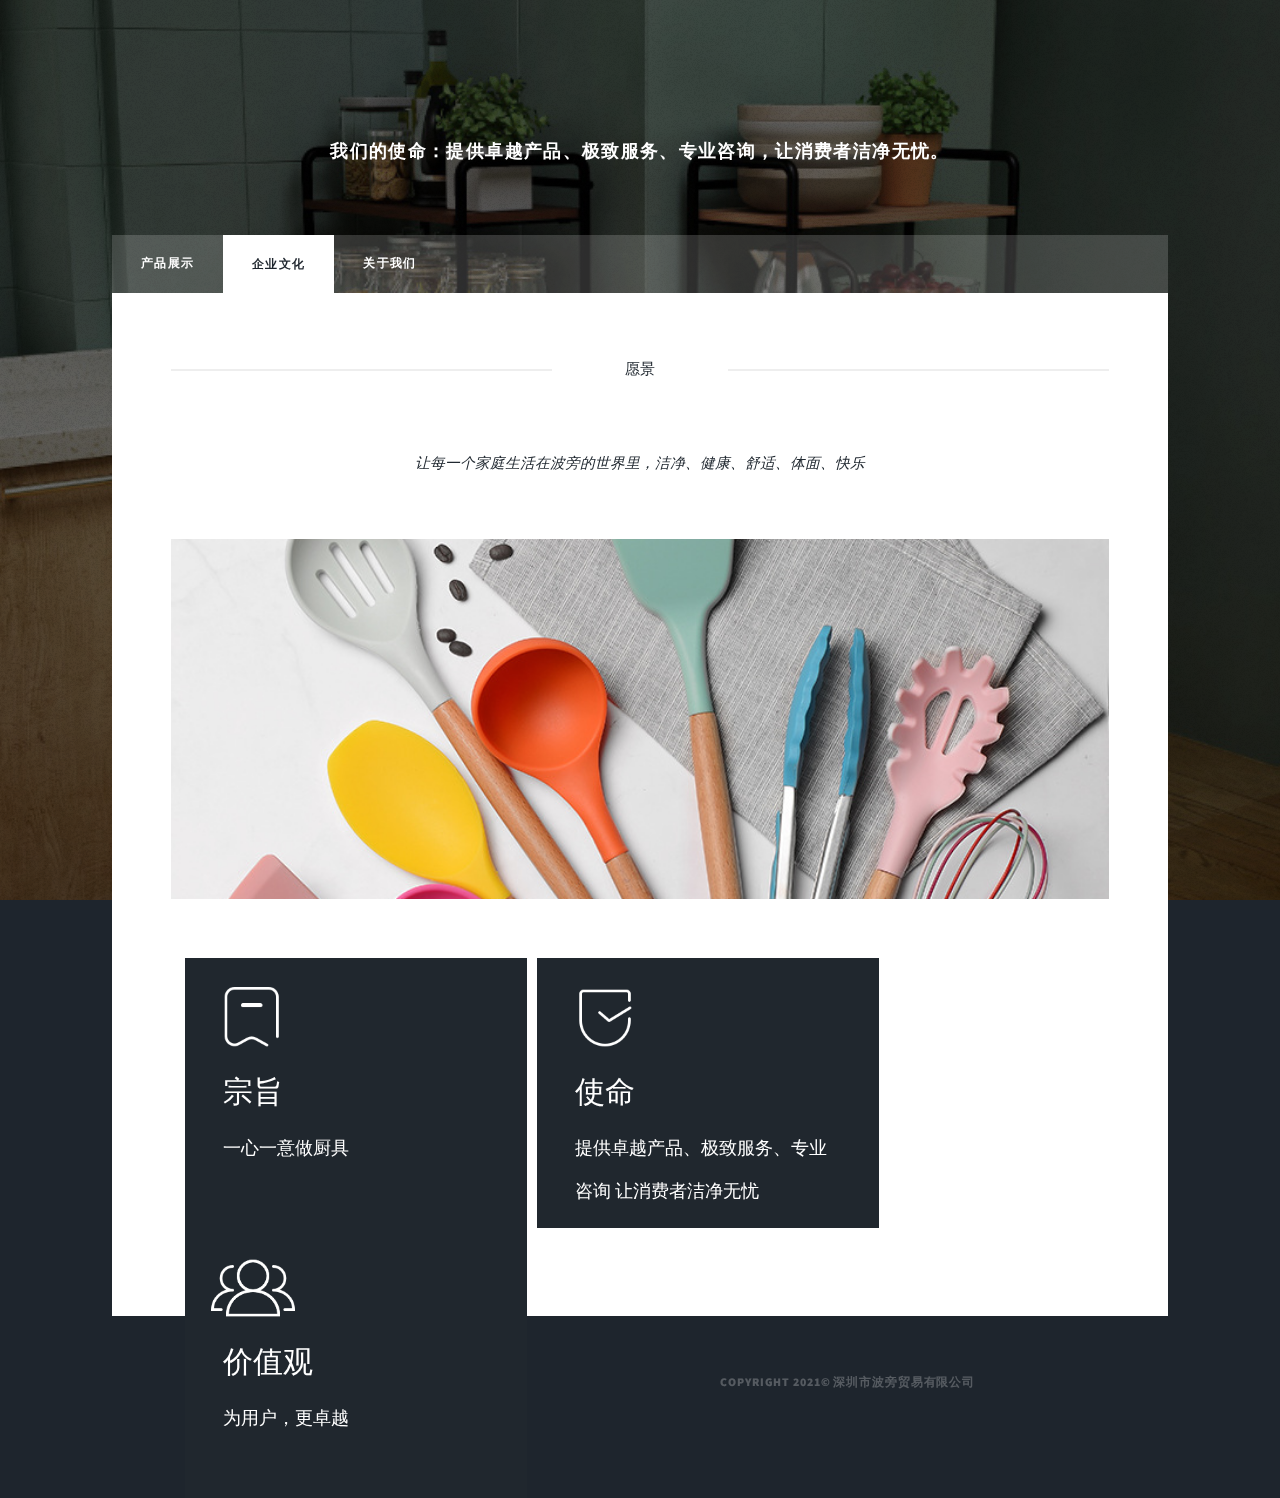
<file: html5up-massively/generic.html>
<!DOCTYPE HTML>
<!--
	Massively by HTML5 UP
	html5up.net | @ajlkn
	Free for personal and commercial use under the CCA 3.0 license (html5up.net/license)
-->
<html>
	<head>
		<title>深圳市波旁贸易有限公司</title>
		<meta charset="utf-8" />
		<meta name="viewport" content="width=device-width, initial-scale=1, user-scalable=no" />
		<link rel="stylesheet" href="assets/css/main.css" />
		<noscript><link rel="stylesheet" href="assets/css/noscript.css" /></noscript>
	</head>
	<body class="is-preload">

		<!-- Wrapper -->
			<div id="wrapper">

				<!-- Header -->
					<header id="header">
						<div class="logo" style="font-size:18px;border-style:none">我们的使命：提供卓越产品、极致服务、专业咨询，让消费者洁净无忧。</div>
					</header>

				
				<!-- Nav -->
					<nav id="nav">
						<ul class="links">
							<li><a href="index.html">产品展示</a></li>
							<li class="active"><a href="generic.html"><a href="generic.html">企业文化</a></li>
							<li><a href="elements.html">关于我们</a></li>
						</ul>
					</nav>

				<!-- Main -->
					<div id="main">

						<!-- Post -->
							<section class="post">
								<header class="major">
									<span class="date">愿景</span>
									<p>让每一个家庭生活在波旁的世界里，洁净、健康、舒适、体面、快乐</p>
								</header>
								<div class="image main" style="height:40vh;overflow:hidden;width:100%"><img src="images\New20210113155308\20148875822_2069911234.jpg" alt="" style="width:100%;margin-top:-120px" /></div>
								<ul style="list-style-type:none;height:30vh">
									<li style="float:left;width:38vh;background:#20272e;height:30vh;margin-right:10px;color:white">
											<img src="images\icon_culture_purpose_white2.86d165d.png" alt="" style="width:100px;height:100px;margin-left:10px;margin-top:10px">
											<div style="margin-left:30px;font-size:30px;margin-top: -25px;">宗旨</div>
											<div style="margin-left:30px;font-size:18px;">一心一意做厨具</div>
									</li>
									<li style="float:left;width:38vh;background:#20272e;height:30vh;margin-right:10px;color:white">
											<img src="images\icon_culture_target_white.b6707fe.png" alt="" style="width:100px;height:100px;margin-left:10px;margin-top:10px">
											<div style="margin-left:30px;font-size:30px;margin-top: -25px;">使命</div>
											<div style="margin-left:30px;font-size:18px;width:80%">提供卓越产品、极致服务、专业咨询
让消费者洁净无忧</div>
									</li>
									<li style="float:left;width:38vh;background:#20272e;height:30vh;color:white">
											<img src="images\icon_culture_value_white2.74c6337.png" alt="" style="width:100px;height:100px;margin-left:10px;margin-top:10px">
											<div style="margin-left:30px;font-size:30px;margin-top: -25px;">价值观</div>
											<div style="margin-left:30px;font-size:18px;">为用户，更卓越</div>
									</li>
								</ul>
							</section>

					</div>

				<!-- Copyright -->
					<div id="copyright" style="margin: 4rem auto 4rem auto;">
						<ul>Copyright 2021© 深圳市波旁贸易有限公司</ul>
					</div>

			</div>

		<!-- Scripts -->
			<script src="assets/js/jquery.min.js"></script>
			<script src="assets/js/jquery.scrollex.min.js"></script>
			<script src="assets/js/jquery.scrolly.min.js"></script>
			<script src="assets/js/browser.min.js"></script>
			<script src="assets/js/breakpoints.min.js"></script>
			<script src="assets/js/util.js"></script>
			<script src="assets/js/main.js"></script>

	</body>
</html>
</file>
<file: mdl-template-text-only/styles.css>
/**
 * Copyright 2015 Google Inc. All Rights Reserved.
 *
 * Licensed under the Apache License, Version 2.0 (the "License");
 * you may not use this file except in compliance with the License.
 * You may obtain a copy of the License at
 *
 *      http://www.apache.org/licenses/LICENSE-2.0
 *
 * Unless required by applicable law or agreed to in writing, software
 * distributed under the License is distributed on an "AS IS" BASIS,
 * WITHOUT WARRANTIES OR CONDITIONS OF ANY KIND, either express or implied.
 * See the License for the specific language governing permissions and
 * limitations under the License.
 */

html, body {
  font-family: 'Roboto', 'Helvetica', sans-serif;
  margin: 0;
  padding: 0;
}
.mdl-demo .mdl-layout__header-row {
  padding-left: 40px;
}
.mdl-demo .mdl-layout.is-small-screen .mdl-layout__header-row h3 {
  font-size: inherit;
}
.mdl-demo .mdl-layout__tab-bar-button {
  display: none;
}
.mdl-demo .mdl-layout.is-small-screen .mdl-layout__tab-bar .mdl-button {
  display: none;
}
.mdl-demo .mdl-layout:not(.is-small-screen) .mdl-layout__tab-bar,
.mdl-demo .mdl-layout:not(.is-small-screen) .mdl-layout__tab-bar-container {
  overflow: visible;
}
.mdl-demo .mdl-layout__tab-bar-container {
  height: 64px;
}
.mdl-demo .mdl-layout__tab-bar {
  padding: 0;
  padding-left: 16px;
  box-sizing: border-box;
  height: 100%;
  width: 100%;
}
.mdl-demo .mdl-layout__tab-bar .mdl-layout__tab {
  height: 64px;
  line-height: 64px;
}
.mdl-demo .mdl-layout__tab-bar .mdl-layout__tab.is-active::after {
  background-color: white;
  height: 4px;
}
.mdl-demo main > .mdl-layout__tab-panel {
  padding: 8px;
  padding-top: 48px;
}
.mdl-demo .mdl-card {
  height: auto;
  display: -webkit-flex;
  display: -ms-flexbox;
  display: flex;
  -webkit-flex-direction: column;
      -ms-flex-direction: column;
          flex-direction: column;
}
.mdl-demo .mdl-card > * {
  height: auto;
}
.mdl-demo .mdl-card .mdl-card__supporting-text {
  margin: 40px;
  -webkit-flex-grow: 1;
      -ms-flex-positive: 1;
          flex-grow: 1;
  padding: 0;
  color: inherit;
  width: calc(100% - 80px);
}
.mdl-demo.mdl-demo .mdl-card__supporting-text h4 {
  margin-top: 0;
  margin-bottom: 20px;
}
.mdl-demo .mdl-card__actions {
  margin: 0;
  padding: 4px 40px;
  color: inherit;
}
.mdl-demo .mdl-card__actions a {
  color: #00BCD4;
  margin: 0;
}
.mdl-demo .mdl-card__actions a:hover,
.mdl-demo .mdl-card__actions a:active {
  color: inherit;
  background-color: transparent;
}
.mdl-demo .mdl-card__supporting-text + .mdl-card__actions {
  border-top: 1px solid rgba(0, 0, 0, 0.12);
}
.mdl-demo #add {
  position: absolute;
  right: 40px;
  top: 36px;
  z-index: 999;
}

.mdl-demo .mdl-layout__content section:not(:last-of-type) {
  position: relative;
  margin-bottom: 48px;
}
.mdl-demo section.section--center {
  max-width: 860px;
}
.mdl-demo #features section.section--center {
  max-width: 620px;
}
.mdl-demo section > header{
  display: -webkit-flex;
  display: -ms-flexbox;
  display: flex;
  -webkit-align-items: center;
      -ms-flex-align: center;
          align-items: center;
  -webkit-justify-content: center;
      -ms-flex-pack: center;
          justify-content: center;
}
.mdl-demo section > .section__play-btn {
  min-height: 200px;
}
.mdl-demo section > header > .material-icons {
  font-size: 3rem;
}
.mdl-demo section > button {
  position: absolute;
  z-index: 99;
  top: 8px;
  right: 8px;
}
.mdl-demo section .section__circle {
  display: -webkit-flex;
  display: -ms-flexbox;
  display: flex;
  -webkit-align-items: center;
      -ms-flex-align: center;
          align-items: center;
  -webkit-justify-content: flex-start;
      -ms-flex-pack: start;
          justify-content: flex-start;
  -webkit-flex-grow: 0;
      -ms-flex-positive: 0;
          flex-grow: 0;
  -webkit-flex-shrink: 1;
      -ms-flex-negative: 1;
          flex-shrink: 1;
}
.mdl-demo section .section__text {
  -webkit-flex-grow: 1;
      -ms-flex-positive: 1;
          flex-grow: 1;
  -webkit-flex-shrink: 0;
      -ms-flex-negative: 0;
          flex-shrink: 0;
  padding-top: 8px;
}
.mdl-demo section .section__text h5 {
  font-size: inherit;
  margin: 0;
  margin-bottom: 0.5em;
}
.mdl-demo section .section__text a {
  text-decoration: none;
}
.mdl-demo section .section__circle-container > .section__circle-container__circle {
  width: 64px;
  height: 64px;
  border-radius: 32px;
  margin: 8px 0;
}
.mdl-demo section.section--footer .section__circle--big {
  width: 100px;
  height: 100px;
  border-radius: 50px;
  margin: 8px 32px;
}
.mdl-demo .is-small-screen section.section--footer .section__circle--big {
  width: 50px;
  height: 50px;
  border-radius: 25px;
  margin: 8px 16px;
}
.mdl-demo section.section--footer {
  padding: 64px 0;
  margin: 0 -8px -8px -8px;
}
.mdl-demo section.section--center .section__text:not(:last-child) {
  border-bottom: 1px solid rgba(0,0,0,.13);
}
.mdl-demo .mdl-card .mdl-card__supporting-text > h3:first-child {
  margin-bottom: 24px;
}
.mdl-demo .mdl-layout__tab-panel:not(#overview) {
  background-color: white;
}
.mdl-demo #features section {
  margin-bottom: 72px;
}
.mdl-demo #features h4, #features h5 {
  margin-bottom: 16px;
}
.mdl-demo .toc {
  border-left: 4px solid #C1EEF4;
  margin: 24px;
  padding: 0;
  padding-left: 8px;
  display: -webkit-flex;
  display: -ms-flexbox;
  display: flex;
  -webkit-flex-direction: column;
      -ms-flex-direction: column;
          flex-direction: column;
}
.mdl-demo .toc h4 {
  font-size: 0.9rem;
  margin-top: 0;
}
.mdl-demo .toc a {
  color: #4DD0E1;
  text-decoration: none;
  font-size: 16px;
  line-height: 28px;
  display: block;
}
.mdl-demo .mdl-menu__container {
  z-index: 99;
}
</file>
<file: html5up-massively/assets/css/main.css>
@import url(fontawesome-all.min.css);
@import url("https://fonts.googleapis.com/css?family=Merriweather:300,700,300italic,700italic|Source+Sans+Pro:900");

/*
	Massively by HTML5 UP
	html5up.net | @ajlkn
	Free for personal and commercial use under the CCA 3.0 license (html5up.net/license)
*/

html, body, div, span, applet, object,
iframe, h1, h2, h3, h4, h5, h6, p, blockquote,
pre, a, abbr, acronym, address, big, cite,
code, del, dfn, em, img, ins, kbd, q, s, samp,
small, strike, strong, sub, sup, tt, var, b,
u, i, center, dl, dt, dd, ol, ul, li, fieldset,
form, label, legend, table, caption, tbody,
tfoot, thead, tr, th, td, article, aside,
canvas, details, embed, figure, figcaption,
footer, header, hgroup, menu, nav, output, ruby,
section, summary, time, mark, audio, video {
	margin: 0;
	padding: 0;
	border: 0;
	font-size: 100%;
	font: inherit;
	vertical-align: baseline;}

article, aside, details, figcaption, figure,
footer, header, hgroup, menu, nav, section {
	display: block;}

body {
	line-height: 1;
}

ol, ul {
	list-style: none;
}

blockquote, q {
	quotes: none;
}

	blockquote:before, blockquote:after, q:before, q:after {
		content: '';
		content: none;
	}

table {
	border-collapse: collapse;
	border-spacing: 0;
}

body {
	-webkit-text-size-adjust: none;
}

mark {
	background-color: transparent;
	color: inherit;
}

input::-moz-focus-inner {
	border: 0;
	padding: 0;
}

input, select, textarea {
	-moz-appearance: none;
	-webkit-appearance: none;
	-ms-appearance: none;
	appearance: none;
}

/* Basic */

	@-ms-viewport {
		width: device-width;
	}

	body {
		-ms-overflow-style: scrollbar;
	}

	@media screen and (max-width: 480px) {

		html, body {
			min-width: 320px;
		}

	}

	html {
		box-sizing: border-box;
	}

	*, *:before, *:after {
		box-sizing: inherit;
	}

	body {
		background-color: #1e252d;
	}

		body.is-preload *, body.is-preload *:before, body.is-preload *:after {
			-moz-animation: none !important;
			-webkit-animation: none !important;
			-ms-animation: none !important;
			animation: none !important;
			-moz-transition: none !important;
			-webkit-transition: none !important;
			-ms-transition: none !important;
			transition: none !important;
		}

/* Type */

	html {
		font-size: 16pt;
	}

		@media screen and (max-width: 1680px) {

			html {
				font-size: 12pt;
			}

		}

		@media screen and (max-width: 1280px) {

			html {
				font-size: 11pt;
			}

		}

		@media screen and (max-width: 360px) {

			html {
				font-size: 10pt;
			}

		}

	body {
		color: #212931;
	}

	body, input, select, textarea {
		font-family: "Merriweather", Georgia, serif;
		font-weight: 300;
		font-size: 1rem;
		line-height: 2.375;
	}

	a {
		-moz-transition: color 0.2s ease-in-out, background-color 0.2s ease-in-out, border-color 0.2s ease-in-out, box-shadow 0.2s ease-in-out;
		-webkit-transition: color 0.2s ease-in-out, background-color 0.2s ease-in-out, border-color 0.2s ease-in-out, box-shadow 0.2s ease-in-out;
		-ms-transition: color 0.2s ease-in-out, background-color 0.2s ease-in-out, border-color 0.2s ease-in-out, box-shadow 0.2s ease-in-out;
		transition: color 0.2s ease-in-out, background-color 0.2s ease-in-out, border-color 0.2s ease-in-out, box-shadow 0.2s ease-in-out;
		border-bottom: dotted 1px;
		text-decoration: none;
	}

		a:hover {
			border-bottom-color: transparent;
		}

	strong, b {
		font-weight: 600;
	}

	em, i {
		font-style: italic;
	}

	p {
		text-align: justify;
		margin: 0 0 2rem 0;
	}

	h1, h2, h3, h4, h5, h6 {
		font-family: "Source Sans Pro", Helvetica, sans-serif;
		font-weight: 900;
		line-height: 1.5;
		letter-spacing: 0.075em;
		text-transform: uppercase;
		margin: 0 0 1rem 0;
	}

		h1 a, h2 a, h3 a, h4 a, h5 a, h6 a {
			border-bottom: 0;
			color: inherit;
			text-decoration: none;
		}

	h1 {
		font-size: 4rem;
		line-height: 1.1;
		margin: 0 0 2rem 0;
	}

	h2 {
		font-size: 1.75rem;
		line-height: 1.3;
		margin: 0 0 1.5rem 0;
	}

	h3 {
		font-size: 1.25rem;
		margin: 0 0 1.5rem 0;
	}

	h4 {
		font-size: 1rem;
	}

	h5 {
		font-size: 0.9rem;
	}

	h6 {
		font-size: 0.8rem;
	}

	sub {
		font-size: 0.8rem;
		position: relative;
		top: 0.5rem;
	}

	sup {
		font-size: 0.8rem;
		position: relative;
		top: -0.5rem;
	}

	blockquote {
		border-left: solid 4px;
		font-style: italic;
		margin: 0 0 2rem 0;
		padding: 0.5rem 0 0.5rem 2rem;
	}

	code {
		border: solid 2px;
		font-family: "Courier New", monospace;
		font-size: 0.9rem;
		margin: 0 0.25rem;
		padding: 0.25rem 0.65rem;
	}

	pre {
		-webkit-overflow-scrolling: touch;
		font-family: "Courier New", monospace;
		font-size: 0.9rem;
		margin: 0 0 2rem 0;
	}

		pre code {
			display: block;
			line-height: 1.75;
			padding: 1rem 1.5rem;
			overflow-x: auto;
		}

	hr {
		border: 0;
		border-bottom: solid 2px;
		margin: 3rem 0;
	}

		hr.major {
			margin: 5rem 0;
		}

	.align-left {
		text-align: left;
	}

	.align-center {
		text-align: center;
	}

	.align-right {
		text-align: right;
	}

	input, select, textarea {
		color: #212931;
	}

	a {
		color: #212931;
		border-bottom-color: rgba(33, 41, 49, 0.5);
	}

		a:hover {
			border-bottom-color: transparent;
			color: #18bfef !important;
		}

	strong, b {
		color: #212931;
	}

	h1, h2, h3, h4, h5, h6 {
		color: #212931;
	}

	blockquote {
		border-left-color: #eeeeee;
	}

	code {
		background: rgba(220, 220, 220, 0.25);
		border-color: #eeeeee;
	}

	hr {
		border-bottom-color: #eeeeee;
	}

/* Row */

	.row {
		display: flex;
		flex-wrap: wrap;
		box-sizing: border-box;
		align-items: stretch;
	}

		.row > * {
			box-sizing: border-box;
		}

		.row.gtr-uniform > * > :last-child {
			margin-bottom: 0;
		}

		.row.aln-left {
			justify-content: flex-start;
		}

		.row.aln-center {
			justify-content: center;
		}

		.row.aln-right {
			justify-content: flex-end;
		}

		.row.aln-top {
			align-items: flex-start;
		}

		.row.aln-middle {
			align-items: center;
		}

		.row.aln-bottom {
			align-items: flex-end;
		}

		.row > .imp {
			order: -1;
		}

		.row > .col-1 {
			width: 8.33333%;
		}

		.row > .off-1 {
			margin-left: 8.33333%;
		}

		.row > .col-2 {
			width: 16.66667%;
		}

		.row > .off-2 {
			margin-left: 16.66667%;
		}

		.row > .col-3 {
			width: 25%;
		}

		.row > .off-3 {
			margin-left: 25%;
		}

		.row > .col-4 {
			width: 33.33333%;
		}

		.row > .off-4 {
			margin-left: 33.33333%;
		}

		.row > .col-5 {
			width: 41.66667%;
		}

		.row > .off-5 {
			margin-left: 41.66667%;
		}

		.row > .col-6 {
			width: 50%;
		}

		.row > .off-6 {
			margin-left: 50%;
		}

		.row > .col-7 {
			width: 58.33333%;
		}

		.row > .off-7 {
			margin-left: 58.33333%;
		}

		.row > .col-8 {
			width: 66.66667%;
		}

		.row > .off-8 {
			margin-left: 66.66667%;
		}

		.row > .col-9 {
			width: 75%;
		}

		.row > .off-9 {
			margin-left: 75%;
		}

		.row > .col-10 {
			width: 83.33333%;
		}

		.row > .off-10 {
			margin-left: 83.33333%;
		}

		.row > .col-11 {
			width: 91.66667%;
		}

		.row > .off-11 {
			margin-left: 91.66667%;
		}

		.row > .col-12 {
			width: 100%;
		}

		.row > .off-12 {
			margin-left: 100%;
		}

		.row.gtr-0 {
			margin-top: 0;
			margin-left: 0rem;
		}

			.row.gtr-0 > * {
				padding: 0 0 0 0rem;
			}

			.row.gtr-0.gtr-uniform {
				margin-top: 0rem;
			}

				.row.gtr-0.gtr-uniform > * {
					padding-top: 0rem;
				}

		.row.gtr-25 {
			margin-top: 0;
			margin-left: -0.375rem;
		}

			.row.gtr-25 > * {
				padding: 0 0 0 0.375rem;
			}

			.row.gtr-25.gtr-uniform {
				margin-top: -0.375rem;
			}

				.row.gtr-25.gtr-uniform > * {
					padding-top: 0.375rem;
				}

		.row.gtr-50 {
			margin-top: 0;
			margin-left: -0.75rem;
		}

			.row.gtr-50 > * {
				padding: 0 0 0 0.75rem;
			}

			.row.gtr-50.gtr-uniform {
				margin-top: -0.75rem;
			}

				.row.gtr-50.gtr-uniform > * {
					padding-top: 0.75rem;
				}

		.row {
			margin-top: 0;
			margin-left: -1.5rem;
		}

			.row > * {
				padding: 0 0 0 1.5rem;
			}

			.row.gtr-uniform {
				margin-top: -1.5rem;
			}

				.row.gtr-uniform > * {
					padding-top: 1.5rem;
				}

		.row.gtr-150 {
			margin-top: 0;
			margin-left: -2.25rem;
		}

			.row.gtr-150 > * {
				padding: 0 0 0 2.25rem;
			}

			.row.gtr-150.gtr-uniform {
				margin-top: -2.25rem;
			}

				.row.gtr-150.gtr-uniform > * {
					padding-top: 2.25rem;
				}

		.row.gtr-200 {
			margin-top: 0;
			margin-left: -3rem;
		}

			.row.gtr-200 > * {
				padding: 0 0 0 3rem;
			}

			.row.gtr-200.gtr-uniform {
				margin-top: -3rem;
			}

				.row.gtr-200.gtr-uniform > * {
					padding-top: 3rem;
				}

		@media screen and (max-width: 1680px) {

			.row {
				display: flex;
				flex-wrap: wrap;
				box-sizing: border-box;
				align-items: stretch;
			}

				.row > * {
					box-sizing: border-box;
				}

				.row.gtr-uniform > * > :last-child {
					margin-bottom: 0;
				}

				.row.aln-left {
					justify-content: flex-start;
				}

				.row.aln-center {
					justify-content: center;
				}

				.row.aln-right {
					justify-content: flex-end;
				}

				.row.aln-top {
					align-items: flex-start;
				}

				.row.aln-middle {
					align-items: center;
				}

				.row.aln-bottom {
					align-items: flex-end;
				}

				.row > .imp-xlarge {
					order: -1;
				}

				.row > .col-1-xlarge {
					width: 8.33333%;
				}

				.row > .off-1-xlarge {
					margin-left: 8.33333%;
				}

				.row > .col-2-xlarge {
					width: 16.66667%;
				}

				.row > .off-2-xlarge {
					margin-left: 16.66667%;
				}

				.row > .col-3-xlarge {
					width: 25%;
				}

				.row > .off-3-xlarge {
					margin-left: 25%;
				}

				.row > .col-4-xlarge {
					width: 33.33333%;
				}

				.row > .off-4-xlarge {
					margin-left: 33.33333%;
				}

				.row > .col-5-xlarge {
					width: 41.66667%;
				}

				.row > .off-5-xlarge {
					margin-left: 41.66667%;
				}

				.row > .col-6-xlarge {
					width: 50%;
				}

				.row > .off-6-xlarge {
					margin-left: 50%;
				}

				.row > .col-7-xlarge {
					width: 58.33333%;
				}

				.row > .off-7-xlarge {
					margin-left: 58.33333%;
				}

				.row > .col-8-xlarge {
					width: 66.66667%;
				}

				.row > .off-8-xlarge {
					margin-left: 66.66667%;
				}

				.row > .col-9-xlarge {
					width: 75%;
				}

				.row > .off-9-xlarge {
					margin-left: 75%;
				}

				.row > .col-10-xlarge {
					width: 83.33333%;
				}

				.row > .off-10-xlarge {
					margin-left: 83.33333%;
				}

				.row > .col-11-xlarge {
					width: 91.66667%;
				}

				.row > .off-11-xlarge {
					margin-left: 91.66667%;
				}

				.row > .col-12-xlarge {
					width: 100%;
				}

				.row > .off-12-xlarge {
					margin-left: 100%;
				}

				.row.gtr-0 {
					margin-top: 0;
					margin-left: 0rem;
				}

					.row.gtr-0 > * {
						padding: 0 0 0 0rem;
					}

					.row.gtr-0.gtr-uniform {
						margin-top: 0rem;
					}

						.row.gtr-0.gtr-uniform > * {
							padding-top: 0rem;
						}

				.row.gtr-25 {
					margin-top: 0;
					margin-left: -0.375rem;
				}

					.row.gtr-25 > * {
						padding: 0 0 0 0.375rem;
					}

					.row.gtr-25.gtr-uniform {
						margin-top: -0.375rem;
					}

						.row.gtr-25.gtr-uniform > * {
							padding-top: 0.375rem;
						}

				.row.gtr-50 {
					margin-top: 0;
					margin-left: -0.75rem;
				}

					.row.gtr-50 > * {
						padding: 0 0 0 0.75rem;
					}

					.row.gtr-50.gtr-uniform {
						margin-top: -0.75rem;
					}

						.row.gtr-50.gtr-uniform > * {
							padding-top: 0.75rem;
						}

				.row {
					margin-top: 0;
					margin-left: -1.5rem;
				}

					.row > * {
						padding: 0 0 0 1.5rem;
					}

					.row.gtr-uniform {
						margin-top: -1.5rem;
					}

						.row.gtr-uniform > * {
							padding-top: 1.5rem;
						}

				.row.gtr-150 {
					margin-top: 0;
					margin-left: -2.25rem;
				}

					.row.gtr-150 > * {
						padding: 0 0 0 2.25rem;
					}

					.row.gtr-150.gtr-uniform {
						margin-top: -2.25rem;
					}

						.row.gtr-150.gtr-uniform > * {
							padding-top: 2.25rem;
						}

				.row.gtr-200 {
					margin-top: 0;
					margin-left: -3rem;
				}

					.row.gtr-200 > * {
						padding: 0 0 0 3rem;
					}

					.row.gtr-200.gtr-uniform {
						margin-top: -3rem;
					}

						.row.gtr-200.gtr-uniform > * {
							padding-top: 3rem;
						}

		}

		@media screen and (max-width: 1280px) {

			.row {
				display: flex;
				flex-wrap: wrap;
				box-sizing: border-box;
				align-items: stretch;
			}

				.row > * {
					box-sizing: border-box;
				}

				.row.gtr-uniform > * > :last-child {
					margin-bottom: 0;
				}

				.row.aln-left {
					justify-content: flex-start;
				}

				.row.aln-center {
					justify-content: center;
				}

				.row.aln-right {
					justify-content: flex-end;
				}

				.row.aln-top {
					align-items: flex-start;
				}

				.row.aln-middle {
					align-items: center;
				}

				.row.aln-bottom {
					align-items: flex-end;
				}

				.row > .imp-large {
					order: -1;
				}

				.row > .col-1-large {
					width: 8.33333%;
				}

				.row > .off-1-large {
					margin-left: 8.33333%;
				}

				.row > .col-2-large {
					width: 16.66667%;
				}

				.row > .off-2-large {
					margin-left: 16.66667%;
				}

				.row > .col-3-large {
					width: 25%;
				}

				.row > .off-3-large {
					margin-left: 25%;
				}

				.row > .col-4-large {
					width: 33.33333%;
				}

				.row > .off-4-large {
					margin-left: 33.33333%;
				}

				.row > .col-5-large {
					width: 41.66667%;
				}

				.row > .off-5-large {
					margin-left: 41.66667%;
				}

				.row > .col-6-large {
					width: 50%;
				}

				.row > .off-6-large {
					margin-left: 50%;
				}

				.row > .col-7-large {
					width: 58.33333%;
				}

				.row > .off-7-large {
					margin-left: 58.33333%;
				}

				.row > .col-8-large {
					width: 66.66667%;
				}

				.row > .off-8-large {
					margin-left: 66.66667%;
				}

				.row > .col-9-large {
					width: 75%;
				}

				.row > .off-9-large {
					margin-left: 75%;
				}

				.row > .col-10-large {
					width: 83.33333%;
				}

				.row > .off-10-large {
					margin-left: 83.33333%;
				}

				.row > .col-11-large {
					width: 91.66667%;
				}

				.row > .off-11-large {
					margin-left: 91.66667%;
				}

				.row > .col-12-large {
					width: 100%;
				}

				.row > .off-12-large {
					margin-left: 100%;
				}

				.row.gtr-0 {
					margin-top: 0;
					margin-left: 0rem;
				}

					.row.gtr-0 > * {
						padding: 0 0 0 0rem;
					}

					.row.gtr-0.gtr-uniform {
						margin-top: 0rem;
					}

						.row.gtr-0.gtr-uniform > * {
							padding-top: 0rem;
						}

				.row.gtr-25 {
					margin-top: 0;
					margin-left: -0.375rem;
				}

					.row.gtr-25 > * {
						padding: 0 0 0 0.375rem;
					}

					.row.gtr-25.gtr-uniform {
						margin-top: -0.375rem;
					}

						.row.gtr-25.gtr-uniform > * {
							padding-top: 0.375rem;
						}

				.row.gtr-50 {
					margin-top: 0;
					margin-left: -0.75rem;
				}

					.row.gtr-50 > * {
						padding: 0 0 0 0.75rem;
					}

					.row.gtr-50.gtr-uniform {
						margin-top: -0.75rem;
					}

						.row.gtr-50.gtr-uniform > * {
							padding-top: 0.75rem;
						}

				.row {
					margin-top: 0;
					margin-left: -1.5rem;
				}

					.row > * {
						padding: 0 0 0 1.5rem;
					}

					.row.gtr-uniform {
						margin-top: -1.5rem;
					}

						.row.gtr-uniform > * {
							padding-top: 1.5rem;
						}

				.row.gtr-150 {
					margin-top: 0;
					margin-left: -2.25rem;
				}

					.row.gtr-150 > * {
						padding: 0 0 0 2.25rem;
					}

					.row.gtr-150.gtr-uniform {
						margin-top: -2.25rem;
					}

						.row.gtr-150.gtr-uniform > * {
							padding-top: 2.25rem;
						}

				.row.gtr-200 {
					margin-top: 0;
					margin-left: -3rem;
				}

					.row.gtr-200 > * {
						padding: 0 0 0 3rem;
					}

					.row.gtr-200.gtr-uniform {
						margin-top: -3rem;
					}

						.row.gtr-200.gtr-uniform > * {
							padding-top: 3rem;
						}

		}

		@media screen and (max-width: 980px) {

			.row {
				display: flex;
				flex-wrap: wrap;
				box-sizing: border-box;
				align-items: stretch;
			}

				.row > * {
					box-sizing: border-box;
				}

				.row.gtr-uniform > * > :last-child {
					margin-bottom: 0;
				}

				.row.aln-left {
					justify-content: flex-start;
				}

				.row.aln-center {
					justify-content: center;
				}

				.row.aln-right {
					justify-content: flex-end;
				}

				.row.aln-top {
					align-items: flex-start;
				}

				.row.aln-middle {
					align-items: center;
				}

				.row.aln-bottom {
					align-items: flex-end;
				}

				.row > .imp-medium {
					order: -1;
				}

				.row > .col-1-medium {
					width: 8.33333%;
				}

				.row > .off-1-medium {
					margin-left: 8.33333%;
				}

				.row > .col-2-medium {
					width: 16.66667%;
				}

				.row > .off-2-medium {
					margin-left: 16.66667%;
				}

				.row > .col-3-medium {
					width: 25%;
				}

				.row > .off-3-medium {
					margin-left: 25%;
				}

				.row > .col-4-medium {
					width: 33.33333%;
				}

				.row > .off-4-medium {
					margin-left: 33.33333%;
				}

				.row > .col-5-medium {
					width: 41.66667%;
				}

				.row > .off-5-medium {
					margin-left: 41.66667%;
				}

				.row > .col-6-medium {
					width: 50%;
				}

				.row > .off-6-medium {
					margin-left: 50%;
				}

				.row > .col-7-medium {
					width: 58.33333%;
				}

				.row > .off-7-medium {
					margin-left: 58.33333%;
				}

				.row > .col-8-medium {
					width: 66.66667%;
				}

				.row > .off-8-medium {
					margin-left: 66.66667%;
				}

				.row > .col-9-medium {
					width: 75%;
				}

				.row > .off-9-medium {
					margin-left: 75%;
				}

				.row > .col-10-medium {
					width: 83.33333%;
				}

				.row > .off-10-medium {
					margin-left: 83.33333%;
				}

				.row > .col-11-medium {
					width: 91.66667%;
				}

				.row > .off-11-medium {
					margin-left: 91.66667%;
				}

				.row > .col-12-medium {
					width: 100%;
				}

				.row > .off-12-medium {
					margin-left: 100%;
				}

				.row.gtr-0 {
					margin-top: 0;
					margin-left: 0rem;
				}

					.row.gtr-0 > * {
						padding: 0 0 0 0rem;
					}

					.row.gtr-0.gtr-uniform {
						margin-top: 0rem;
					}

						.row.gtr-0.gtr-uniform > * {
							padding-top: 0rem;
						}

				.row.gtr-25 {
					margin-top: 0;
					margin-left: -0.375rem;
				}

					.row.gtr-25 > * {
						padding: 0 0 0 0.375rem;
					}

					.row.gtr-25.gtr-uniform {
						margin-top: -0.375rem;
					}

						.row.gtr-25.gtr-uniform > * {
							padding-top: 0.375rem;
						}

				.row.gtr-50 {
					margin-top: 0;
					margin-left: -0.75rem;
				}

					.row.gtr-50 > * {
						padding: 0 0 0 0.75rem;
					}

					.row.gtr-50.gtr-uniform {
						margin-top: -0.75rem;
					}

						.row.gtr-50.gtr-uniform > * {
							padding-top: 0.75rem;
						}

				.row {
					margin-top: 0;
					margin-left: -1.5rem;
				}

					.row > * {
						padding: 0 0 0 1.5rem;
					}

					.row.gtr-uniform {
						margin-top: -1.5rem;
					}

						.row.gtr-uniform > * {
							padding-top: 1.5rem;
						}

				.row.gtr-150 {
					margin-top: 0;
					margin-left: -2.25rem;
				}

					.row.gtr-150 > * {
						padding: 0 0 0 2.25rem;
					}

					.row.gtr-150.gtr-uniform {
						margin-top: -2.25rem;
					}

						.row.gtr-150.gtr-uniform > * {
							padding-top: 2.25rem;
						}

				.row.gtr-200 {
					margin-top: 0;
					margin-left: -3rem;
				}

					.row.gtr-200 > * {
						padding: 0 0 0 3rem;
					}

					.row.gtr-200.gtr-uniform {
						margin-top: -3rem;
					}

						.row.gtr-200.gtr-uniform > * {
							padding-top: 3rem;
						}

		}

		@media screen and (max-width: 736px) {

			.row {
				display: flex;
				flex-wrap: wrap;
				box-sizing: border-box;
				align-items: stretch;
			}

				.row > * {
					box-sizing: border-box;
				}

				.row.gtr-uniform > * > :last-child {
					margin-bottom: 0;
				}

				.row.aln-left {
					justify-content: flex-start;
				}

				.row.aln-center {
					justify-content: center;
				}

				.row.aln-right {
					justify-content: flex-end;
				}

				.row.aln-top {
					align-items: flex-start;
				}

				.row.aln-middle {
					align-items: center;
				}

				.row.aln-bottom {
					align-items: flex-end;
				}

				.row > .imp-small {
					order: -1;
				}

				.row > .col-1-small {
					width: 8.33333%;
				}

				.row > .off-1-small {
					margin-left: 8.33333%;
				}

				.row > .col-2-small {
					width: 16.66667%;
				}

				.row > .off-2-small {
					margin-left: 16.66667%;
				}

				.row > .col-3-small {
					width: 25%;
				}

				.row > .off-3-small {
					margin-left: 25%;
				}

				.row > .col-4-small {
					width: 33.33333%;
				}

				.row > .off-4-small {
					margin-left: 33.33333%;
				}

				.row > .col-5-small {
					width: 41.66667%;
				}

				.row > .off-5-small {
					margin-left: 41.66667%;
				}

				.row > .col-6-small {
					width: 50%;
				}

				.row > .off-6-small {
					margin-left: 50%;
				}

				.row > .col-7-small {
					width: 58.33333%;
				}

				.row > .off-7-small {
					margin-left: 58.33333%;
				}

				.row > .col-8-small {
					width: 66.66667%;
				}

				.row > .off-8-small {
					margin-left: 66.66667%;
				}

				.row > .col-9-small {
					width: 75%;
				}

				.row > .off-9-small {
					margin-left: 75%;
				}

				.row > .col-10-small {
					width: 83.33333%;
				}

				.row > .off-10-small {
					margin-left: 83.33333%;
				}

				.row > .col-11-small {
					width: 91.66667%;
				}

				.row > .off-11-small {
					margin-left: 91.66667%;
				}

				.row > .col-12-small {
					width: 100%;
				}

				.row > .off-12-small {
					margin-left: 100%;
				}

				.row.gtr-0 {
					margin-top: 0;
					margin-left: 0rem;
				}

					.row.gtr-0 > * {
						padding: 0 0 0 0rem;
					}

					.row.gtr-0.gtr-uniform {
						margin-top: 0rem;
					}

						.row.gtr-0.gtr-uniform > * {
							padding-top: 0rem;
						}

				.row.gtr-25 {
					margin-top: 0;
					margin-left: -0.375rem;
				}

					.row.gtr-25 > * {
						padding: 0 0 0 0.375rem;
					}

					.row.gtr-25.gtr-uniform {
						margin-top: -0.375rem;
					}

						.row.gtr-25.gtr-uniform > * {
							padding-top: 0.375rem;
						}

				.row.gtr-50 {
					margin-top: 0;
					margin-left: -0.75rem;
				}

					.row.gtr-50 > * {
						padding: 0 0 0 0.75rem;
					}

					.row.gtr-50.gtr-uniform {
						margin-top: -0.75rem;
					}

						.row.gtr-50.gtr-uniform > * {
							padding-top: 0.75rem;
						}

				.row {
					margin-top: 0;
					margin-left: -1.5rem;
				}

					.row > * {
						padding: 0 0 0 1.5rem;
					}

					.row.gtr-uniform {
						margin-top: -1.5rem;
					}

						.row.gtr-uniform > * {
							padding-top: 1.5rem;
						}

				.row.gtr-150 {
					margin-top: 0;
					margin-left: -2.25rem;
				}

					.row.gtr-150 > * {
						padding: 0 0 0 2.25rem;
					}

					.row.gtr-150.gtr-uniform {
						margin-top: -2.25rem;
					}

						.row.gtr-150.gtr-uniform > * {
							padding-top: 2.25rem;
						}

				.row.gtr-200 {
					margin-top: 0;
					margin-left: -3rem;
				}

					.row.gtr-200 > * {
						padding: 0 0 0 3rem;
					}

					.row.gtr-200.gtr-uniform {
						margin-top: -3rem;
					}

						.row.gtr-200.gtr-uniform > * {
							padding-top: 3rem;
						}

		}

		@media screen and (max-width: 480px) {

			.row {
				display: flex;
				flex-wrap: wrap;
				box-sizing: border-box;
				align-items: stretch;
			}

				.row > * {
					box-sizing: border-box;
				}

				.row.gtr-uniform > * > :last-child {
					margin-bottom: 0;
				}

				.row.aln-left {
					justify-content: flex-start;
				}

				.row.aln-center {
					justify-content: center;
				}

				.row.aln-right {
					justify-content: flex-end;
				}

				.row.aln-top {
					align-items: flex-start;
				}

				.row.aln-middle {
					align-items: center;
				}

				.row.aln-bottom {
					align-items: flex-end;
				}

				.row > .imp-xsmall {
					order: -1;
				}

				.row > .col-1-xsmall {
					width: 8.33333%;
				}

				.row > .off-1-xsmall {
					margin-left: 8.33333%;
				}

				.row > .col-2-xsmall {
					width: 16.66667%;
				}

				.row > .off-2-xsmall {
					margin-left: 16.66667%;
				}

				.row > .col-3-xsmall {
					width: 25%;
				}

				.row > .off-3-xsmall {
					margin-left: 25%;
				}

				.row > .col-4-xsmall {
					width: 33.33333%;
				}

				.row > .off-4-xsmall {
					margin-left: 33.33333%;
				}

				.row > .col-5-xsmall {
					width: 41.66667%;
				}

				.row > .off-5-xsmall {
					margin-left: 41.66667%;
				}

				.row > .col-6-xsmall {
					width: 50%;
				}

				.row > .off-6-xsmall {
					margin-left: 50%;
				}

				.row > .col-7-xsmall {
					width: 58.33333%;
				}

				.row > .off-7-xsmall {
					margin-left: 58.33333%;
				}

				.row > .col-8-xsmall {
					width: 66.66667%;
				}

				.row > .off-8-xsmall {
					margin-left: 66.66667%;
				}

				.row > .col-9-xsmall {
					width: 75%;
				}

				.row > .off-9-xsmall {
					margin-left: 75%;
				}

				.row > .col-10-xsmall {
					width: 83.33333%;
				}

				.row > .off-10-xsmall {
					margin-left: 83.33333%;
				}

				.row > .col-11-xsmall {
					width: 91.66667%;
				}

				.row > .off-11-xsmall {
					margin-left: 91.66667%;
				}

				.row > .col-12-xsmall {
					width: 100%;
				}

				.row > .off-12-xsmall {
					margin-left: 100%;
				}

				.row.gtr-0 {
					margin-top: 0;
					margin-left: 0rem;
				}

					.row.gtr-0 > * {
						padding: 0 0 0 0rem;
					}

					.row.gtr-0.gtr-uniform {
						margin-top: 0rem;
					}

						.row.gtr-0.gtr-uniform > * {
							padding-top: 0rem;
						}

				.row.gtr-25 {
					margin-top: 0;
					margin-left: -0.375rem;
				}

					.row.gtr-25 > * {
						padding: 0 0 0 0.375rem;
					}

					.row.gtr-25.gtr-uniform {
						margin-top: -0.375rem;
					}

						.row.gtr-25.gtr-uniform > * {
							padding-top: 0.375rem;
						}

				.row.gtr-50 {
					margin-top: 0;
					margin-left: -0.75rem;
				}

					.row.gtr-50 > * {
						padding: 0 0 0 0.75rem;
					}

					.row.gtr-50.gtr-uniform {
						margin-top: -0.75rem;
					}

						.row.gtr-50.gtr-uniform > * {
							padding-top: 0.75rem;
						}

				.row {
					margin-top: 0;
					margin-left: -1.5rem;
				}

					.row > * {
						padding: 0 0 0 1.5rem;
					}

					.row.gtr-uniform {
						margin-top: -1.5rem;
					}

						.row.gtr-uniform > * {
							padding-top: 1.5rem;
						}

				.row.gtr-150 {
					margin-top: 0;
					margin-left: -2.25rem;
				}

					.row.gtr-150 > * {
						padding: 0 0 0 2.25rem;
					}

					.row.gtr-150.gtr-uniform {
						margin-top: -2.25rem;
					}

						.row.gtr-150.gtr-uniform > * {
							padding-top: 2.25rem;
						}

				.row.gtr-200 {
					margin-top: 0;
					margin-left: -3rem;
				}

					.row.gtr-200 > * {
						padding: 0 0 0 3rem;
					}

					.row.gtr-200.gtr-uniform {
						margin-top: -3rem;
					}

						.row.gtr-200.gtr-uniform > * {
							padding-top: 3rem;
						}

		}

		@media screen and (max-width: 360px) {

			.row {
				display: flex;
				flex-wrap: wrap;
				box-sizing: border-box;
				align-items: stretch;
			}

				.row > * {
					box-sizing: border-box;
				}

				.row.gtr-uniform > * > :last-child {
					margin-bottom: 0;
				}

				.row.aln-left {
					justify-content: flex-start;
				}

				.row.aln-center {
					justify-content: center;
				}

				.row.aln-right {
					justify-content: flex-end;
				}

				.row.aln-top {
					align-items: flex-start;
				}

				.row.aln-middle {
					align-items: center;
				}

				.row.aln-bottom {
					align-items: flex-end;
				}

				.row > .imp-xxsmall {
					order: -1;
				}

				.row > .col-1-xxsmall {
					width: 8.33333%;
				}

				.row > .off-1-xxsmall {
					margin-left: 8.33333%;
				}

				.row > .col-2-xxsmall {
					width: 16.66667%;
				}

				.row > .off-2-xxsmall {
					margin-left: 16.66667%;
				}

				.row > .col-3-xxsmall {
					width: 25%;
				}

				.row > .off-3-xxsmall {
					margin-left: 25%;
				}

				.row > .col-4-xxsmall {
					width: 33.33333%;
				}

				.row > .off-4-xxsmall {
					margin-left: 33.33333%;
				}

				.row > .col-5-xxsmall {
					width: 41.66667%;
				}

				.row > .off-5-xxsmall {
					margin-left: 41.66667%;
				}

				.row > .col-6-xxsmall {
					width: 50%;
				}

				.row > .off-6-xxsmall {
					margin-left: 50%;
				}

				.row > .col-7-xxsmall {
					width: 58.33333%;
				}

				.row > .off-7-xxsmall {
					margin-left: 58.33333%;
				}

				.row > .col-8-xxsmall {
					width: 66.66667%;
				}

				.row > .off-8-xxsmall {
					margin-left: 66.66667%;
				}

				.row > .col-9-xxsmall {
					width: 75%;
				}

				.row > .off-9-xxsmall {
					margin-left: 75%;
				}

				.row > .col-10-xxsmall {
					width: 83.33333%;
				}

				.row > .off-10-xxsmall {
					margin-left: 83.33333%;
				}

				.row > .col-11-xxsmall {
					width: 91.66667%;
				}

				.row > .off-11-xxsmall {
					margin-left: 91.66667%;
				}

				.row > .col-12-xxsmall {
					width: 100%;
				}

				.row > .off-12-xxsmall {
					margin-left: 100%;
				}

				.row.gtr-0 {
					margin-top: 0;
					margin-left: 0rem;
				}

					.row.gtr-0 > * {
						padding: 0 0 0 0rem;
					}

					.row.gtr-0.gtr-uniform {
						margin-top: 0rem;
					}

						.row.gtr-0.gtr-uniform > * {
							padding-top: 0rem;
						}

				.row.gtr-25 {
					margin-top: 0;
					margin-left: -0.375rem;
				}

					.row.gtr-25 > * {
						padding: 0 0 0 0.375rem;
					}

					.row.gtr-25.gtr-uniform {
						margin-top: -0.375rem;
					}

						.row.gtr-25.gtr-uniform > * {
							padding-top: 0.375rem;
						}

				.row.gtr-50 {
					margin-top: 0;
					margin-left: -0.75rem;
				}

					.row.gtr-50 > * {
						padding: 0 0 0 0.75rem;
					}

					.row.gtr-50.gtr-uniform {
						margin-top: -0.75rem;
					}

						.row.gtr-50.gtr-uniform > * {
							padding-top: 0.75rem;
						}

				.row {
					margin-top: 0;
					margin-left: -1.5rem;
				}

					.row > * {
						padding: 0 0 0 1.5rem;
					}

					.row.gtr-uniform {
						margin-top: -1.5rem;
					}

						.row.gtr-uniform > * {
							padding-top: 1.5rem;
						}

				.row.gtr-150 {
					margin-top: 0;
					margin-left: -2.25rem;
				}

					.row.gtr-150 > * {
						padding: 0 0 0 2.25rem;
					}

					.row.gtr-150.gtr-uniform {
						margin-top: -2.25rem;
					}

						.row.gtr-150.gtr-uniform > * {
							padding-top: 2.25rem;
						}

				.row.gtr-200 {
					margin-top: 0;
					margin-left: -3rem;
				}

					.row.gtr-200 > * {
						padding: 0 0 0 3rem;
					}

					.row.gtr-200.gtr-uniform {
						margin-top: -3rem;
					}

						.row.gtr-200.gtr-uniform > * {
							padding-top: 3rem;
						}

		}

/* Box */

	.box {
		border: solid 2px;
		margin-bottom: 2rem;
		padding: 1.5rem;
	}

		.box > :last-child,
		.box > :last-child > :last-child,
		.box > :last-child > :last-child > :last-child {
			margin-bottom: 0;
		}

		.box.alt {
			border: 0;
			border-radius: 0;
			padding: 0;
		}

	.box {
		border-color: #eeeeee;
	}

/* Button */

	input[type="submit"],
	input[type="reset"],
	input[type="button"],
	button,
	.button {
		-moz-appearance: none;
		-webkit-appearance: none;
		-ms-appearance: none;
		appearance: none;
		-moz-transition: background-color 0.2s ease-in-out, box-shadow 0.2s ease-in-out, color 0.2s ease-in-out;
		-webkit-transition: background-color 0.2s ease-in-out, box-shadow 0.2s ease-in-out, color 0.2s ease-in-out;
		-ms-transition: background-color 0.2s ease-in-out, box-shadow 0.2s ease-in-out, color 0.2s ease-in-out;
		transition: background-color 0.2s ease-in-out, box-shadow 0.2s ease-in-out, color 0.2s ease-in-out;
		border: 0;
		border-radius: 0;
		cursor: pointer;
		display: inline-block;
		font-family: "Source Sans Pro", Helvetica, sans-serif;
		font-size: 0.8rem;
		font-weight: 900;
		letter-spacing: 0.075em;
		height: 3rem;
		line-height: 3rem;
		padding: 0 2rem;
		text-align: center;
		text-decoration: none;
		text-transform: uppercase;
		white-space: nowrap;
	}

		input[type="submit"].icon:before,
		input[type="reset"].icon:before,
		input[type="button"].icon:before,
		button.icon:before,
		.button.icon:before {
			margin-right: 0.5rem;
		}

		input[type="submit"].icon.solo,
		input[type="reset"].icon.solo,
		input[type="button"].icon.solo,
		button.icon.solo,
		.button.icon.solo {
			position: relative;
			width: 4rem;
			height: 4rem;
			line-height: 4rem;
			border-radius: 4rem;
			text-indent: 4rem;
			overflow: hidden;
			padding: 0;
			white-space: nowrap;
		}

			input[type="submit"].icon.solo:before,
			input[type="reset"].icon.solo:before,
			input[type="button"].icon.solo:before,
			button.icon.solo:before,
			.button.icon.solo:before {
				position: absolute;
				display: block;
				top: 0;
				left: 0;
				width: inherit;
				height: inherit;
				line-height: inherit;
				font-size: 1.25rem;
				margin-right: 0;
				text-align: center;
				text-indent: 0;
			}

		input[type="submit"].fit,
		input[type="reset"].fit,
		input[type="button"].fit,
		button.fit,
		.button.fit {
			width: 100%;
		}

		input[type="submit"].small,
		input[type="reset"].small,
		input[type="button"].small,
		button.small,
		.button.small {
			font-size: 0.7rem;
			height: 2.5rem;
			line-height: 2.5rem;
			padding: 0 1.5rem;
		}

		input[type="submit"].large,
		input[type="reset"].large,
		input[type="button"].large,
		button.large,
		.button.large {
			font-size: 0.9rem;
			height: 3.5rem;
			line-height: 3.5rem;
			padding: 0 2.75rem;
		}

		@media screen and (max-width: 980px) {

			input[type="submit"],
			input[type="reset"],
			input[type="button"],
			button,
			.button {
				font-size: 0.9rem;
				height: 3.25rem;
				line-height: 3.25rem;
			}

				input[type="submit"].large,
				input[type="reset"].large,
				input[type="button"].large,
				button.large,
				.button.large {
					font-size: 1rem;
					height: 3.75rem;
					line-height: 3.75rem;
				}

		}

		input[type="submit"].disabled, input[type="submit"]:disabled,
		input[type="reset"].disabled,
		input[type="reset"]:disabled,
		input[type="button"].disabled,
		input[type="button"]:disabled,
		button.disabled,
		button:disabled,
		.button.disabled,
		.button:disabled {
			pointer-events: none;
			opacity: 0.25;
		}

	input[type="submit"],
	input[type="reset"],
	input[type="button"],
	button,
	.button {
		background-color: transparent;
		box-shadow: inset 0 0 0 2px #212931;
		color: #212931 !important;
	}

		input[type="submit"]:hover,
		input[type="reset"]:hover,
		input[type="button"]:hover,
		button:hover,
		.button:hover {
			box-shadow: inset 0 0 0 2px #18bfef;
			color: #18bfef !important;
		}

		input[type="submit"].primary,
		input[type="reset"].primary,
		input[type="button"].primary,
		button.primary,
		.button.primary {
			background-color: #212931;
			box-shadow: none;
			color: #ffffff !important;
		}

			input[type="submit"].primary:hover,
			input[type="reset"].primary:hover,
			input[type="button"].primary:hover,
			button.primary:hover,
			.button.primary:hover {
				background-color: #18bfef;
			}

/* Form */

	form {
		margin: 0 0 2rem 0;
	}

		form > :last-child {
			margin-bottom: 0;
		}

		form > .fields {
			display: -moz-flex;
			display: -webkit-flex;
			display: -ms-flex;
			display: flex;
			-moz-flex-wrap: wrap;
			-webkit-flex-wrap: wrap;
			-ms-flex-wrap: wrap;
			flex-wrap: wrap;
			width: calc(100% + 3rem);
			margin: -1.5rem 0 2rem -1.5rem;
		}

			form > .fields > .field {
				-moz-flex-grow: 0;
				-webkit-flex-grow: 0;
				-ms-flex-grow: 0;
				flex-grow: 0;
				-moz-flex-shrink: 0;
				-webkit-flex-shrink: 0;
				-ms-flex-shrink: 0;
				flex-shrink: 0;
				padding: 1.5rem 0 0 1.5rem;
				width: calc(100% - 1.5rem);
			}

				form > .fields > .field.half {
					width: calc(50% - 0.75rem);
				}

				form > .fields > .field.third {
					width: calc(100%/3 - 0.5rem);
				}

				form > .fields > .field.quarter {
					width: calc(25% - 0.375rem);
				}

		@media screen and (max-width: 480px) {

			form > .fields {
				width: calc(100% + 3rem);
				margin: -1.5rem 0 2rem -1.5rem;
			}

				form > .fields > .field {
					padding: 1.5rem 0 0 1.5rem;
					width: calc(100% - 1.5rem);
				}

					form > .fields > .field.half {
						width: calc(100% - 1.5rem);
					}

					form > .fields > .field.third {
						width: calc(100% - 1.5rem);
					}

					form > .fields > .field.quarter {
						width: calc(100% - 1.5rem);
					}

		}

	label {
		display: block;
		font-family: "Source Sans Pro", Helvetica, sans-serif;
		font-weight: 900;
		line-height: 1.5;
		letter-spacing: 0.075em;
		font-size: 0.8rem;
		text-transform: uppercase;
		margin: 0 0 0.75rem 0;
	}

		@media screen and (max-width: 980px) {

			label {
				font-size: 0.9rem;
			}

		}

	input[type="text"],
	input[type="password"],
	input[type="email"],
	select,
	textarea {
		-moz-appearance: none;
		-webkit-appearance: none;
		-ms-appearance: none;
		appearance: none;
		background: transparent;
		border-radius: 0;
		border: solid 2px;
		color: inherit;
		display: block;
		outline: 0;
		padding: 0 1rem;
		text-decoration: none;
		width: 100%;
	}

		input[type="text"]:invalid,
		input[type="password"]:invalid,
		input[type="email"]:invalid,
		select:invalid,
		textarea:invalid {
			box-shadow: none;
		}

	select {
		background-size: 1.25rem;
		background-repeat: no-repeat;
		background-position: calc(100% - 1rem) center;
		height: 3rem;
		padding-right: 3rem;
		text-overflow: ellipsis;
	}

		select:focus::-ms-value {
			background-color: transparent;
		}

		select::-ms-expand {
			display: none;
		}

	input[type="text"],
	input[type="password"],
	input[type="email"],
	select {
		height: 3rem;
	}

	textarea {
		padding: 0.75rem 1rem;
	}

	input[type="checkbox"],
	input[type="radio"] {
		-moz-appearance: none;
		-webkit-appearance: none;
		-ms-appearance: none;
		appearance: none;
		display: block;
		float: left;
		margin-right: -2rem;
		opacity: 0;
		width: 1rem;
		z-index: -1;
	}

		input[type="checkbox"] + label,
		input[type="radio"] + label {
			text-decoration: none;
			cursor: pointer;
			display: inline-block;
			font-size: 1rem;
			letter-spacing: 0;
			font-family: "Merriweather", Georgia, serif;
			text-transform: none;
			font-weight: 300;
			padding-left: 2.8rem;
			padding-right: 1rem;
			position: relative;
		}

			input[type="checkbox"] + label:before,
			input[type="radio"] + label:before {
				-moz-osx-font-smoothing: grayscale;
				-webkit-font-smoothing: antialiased;
				display: inline-block;
				font-style: normal;
				font-variant: normal;
				text-rendering: auto;
				line-height: 1;
				text-transform: none !important;
				font-family: 'Font Awesome 5 Free';
				font-weight: 900;
			}

			input[type="checkbox"] + label:before,
			input[type="radio"] + label:before {
				border-radius: 0;
				border: solid 2px;
				content: '';
				display: inline-block;
				font-size: 0.8rem;
				height: 1.8rem;
				left: 0;
				line-height: 1.65rem;
				position: absolute;
				text-align: center;
				top: -0.125rem;
				width: 1.8rem;
			}

		input[type="checkbox"]:checked + label:before,
		input[type="radio"]:checked + label:before {
			content: '\f00c';
		}

	input[type="checkbox"] + label:before {
		border-radius: 0;
	}

	input[type="radio"] + label:before {
		border-radius: 100%;
	}

	::-webkit-input-placeholder {
		opacity: 1.0;
	}

	:-moz-placeholder {
		opacity: 1.0;
	}

	::-moz-placeholder {
		opacity: 1.0;
	}

	:-ms-input-placeholder {
		opacity: 1.0;
	}

	label {
		color: #212931;
	}

	input[type="text"],
	input[type="password"],
	input[type="email"],
	select,
	textarea {
		border-color: #eeeeee;
	}

		input[type="text"]:focus,
		input[type="password"]:focus,
		input[type="email"]:focus,
		select:focus,
		textarea:focus {
			border-color: #18bfef;
		}

	select {
		background-image: url("data:image/svg+xml;charset=utf8,%3Csvg xmlns='http://www.w3.org/2000/svg' width='40' height='40' preserveAspectRatio='none' viewBox='0 0 40 40'%3E%3Cpath d='M9.4,12.3l10.4,10.4l10.4-10.4c0.2-0.2,0.5-0.4,0.9-0.4c0.3,0,0.6,0.1,0.9,0.4l3.3,3.3c0.2,0.2,0.4,0.5,0.4,0.9 c0,0.4-0.1,0.6-0.4,0.9L20.7,31.9c-0.2,0.2-0.5,0.4-0.9,0.4c-0.3,0-0.6-0.1-0.9-0.4L4.3,17.3c-0.2-0.2-0.4-0.5-0.4-0.9 c0-0.4,0.1-0.6,0.4-0.9l3.3-3.3c0.2-0.2,0.5-0.4,0.9-0.4S9.1,12.1,9.4,12.3z' fill='%23eeeeee' /%3E%3C/svg%3E");
	}

		select option {
			background-color: #ffffff;
			color: #212931;
		}

	.select-wrapper:before {
		color: #eeeeee;
	}

	input[type="checkbox"] + label,
	input[type="radio"] + label {
		color: #212931;
	}

		input[type="checkbox"] + label:before,
		input[type="radio"] + label:before {
			border-color: #eeeeee;
		}

	input[type="checkbox"]:checked + label:before,
	input[type="radio"]:checked + label:before {
		background-color: #212931;
		border-color: #212931;
		color: #ffffff;
	}

	input[type="checkbox"]:focus + label:before,
	input[type="radio"]:focus + label:before {
		border-color: #18bfef;
	}

	::-webkit-input-placeholder {
		color: #909498 !important;
	}

	:-moz-placeholder {
		color: #909498 !important;
	}

	::-moz-placeholder {
		color: #909498 !important;
	}

	:-ms-input-placeholder {
		color: #909498 !important;
	}

	.formerize-placeholder {
		color: #909498 !important;
	}

/* Icon */

	.icon {
		text-decoration: none;
		border-bottom: none;
		position: relative;
	}

		.icon:before {
			-moz-osx-font-smoothing: grayscale;
			-webkit-font-smoothing: antialiased;
			display: inline-block;
			font-style: normal;
			font-variant: normal;
			text-rendering: auto;
			line-height: 1;
			text-transform: none !important;
			font-family: 'Font Awesome 5 Free';
			font-weight: 400;
		}

		.icon > .label {
			display: none;
		}

		.icon:before {
			line-height: inherit;
		}

		.icon.solid:before {
			font-weight: 900;
		}

		.icon.brands:before {
			font-family: 'Font Awesome 5 Brands';
		}

/* Image */

	.image {
		border: 0;
		display: inline-block;
		position: relative;
	}

		.image img {
			display: block;
		}

		.image.left, .image.right {
			max-width: 40%;
		}

			.image.left img, .image.right img {
				width: 100%;
			}

		.image.left {
			float: left;
			margin: 0 2rem 2rem 0;
			top: 0.75rem;
		}

		.image.right {
			float: right;
			margin: 0 0 2rem 2rem;
			top: 0.75rem;
		}

		.image.fit {
			display: block;
			margin: 2.5rem 0;
			width: 100%;
		}

			.image.fit:first-child {
				margin-top: 0;
			}

			.image.fit img {
				width: 100%;
			}

		.image.main {
			display: block;
			margin: 4rem 0;
			width: 100%;
		}

			.image.main:first-child {
				margin-top: 0;
			}

			.image.main img {
				width: 100%;
			}

		@media screen and (max-width: 736px) {

			.image.fit {
				margin: 2rem 0;
			}

			.image.main {
				margin: 2rem 0;
			}

		}

	a.image {
		overflow: hidden;
	}

		a.image img {
			-moz-transition: -moz-transform 0.2s ease-out;
			-webkit-transition: -webkit-transform 0.2s ease-out;
			-ms-transition: -ms-transform 0.2s ease-out;
			transition: transform 0.2s ease-out;
		}

		a.image:hover img {
			-moz-transform: scale(1.05);
			-webkit-transform: scale(1.05);
			-ms-transform: scale(1.05);
			transform: scale(1.05);
		}

/* Actions */

	ul.actions {
		display: -moz-flex;
		display: -webkit-flex;
		display: -ms-flex;
		display: flex;
		cursor: default;
		list-style: none;
		margin-left: -1rem;
		padding-left: 0;
	}

		ul.actions li {
			padding: 0 0 0 1rem;
			vertical-align: middle;
		}

		ul.actions.special {
			-moz-justify-content: center;
			-webkit-justify-content: center;
			-ms-justify-content: center;
			justify-content: center;
			width: 100%;
			margin-left: 0;
		}

			ul.actions.special li:first-child {
				padding-left: 0;
			}

		ul.actions.stacked {
			-moz-flex-direction: column;
			-webkit-flex-direction: column;
			-ms-flex-direction: column;
			flex-direction: column;
			margin-left: 0;
		}

			ul.actions.stacked li {
				padding: 1.3rem 0 0 0;
			}

				ul.actions.stacked li:first-child {
					padding-top: 0;
				}

		ul.actions.fit {
			width: calc(100% + 1rem);
		}

			ul.actions.fit li {
				-moz-flex-grow: 1;
				-webkit-flex-grow: 1;
				-ms-flex-grow: 1;
				flex-grow: 1;
				-moz-flex-shrink: 1;
				-webkit-flex-shrink: 1;
				-ms-flex-shrink: 1;
				flex-shrink: 1;
				width: 100%;
			}

				ul.actions.fit li > * {
					width: 100%;
				}

			ul.actions.fit.stacked {
				width: 100%;
			}

		@media screen and (max-width: 480px) {

			ul.actions:not(.fixed) {
				-moz-flex-direction: column;
				-webkit-flex-direction: column;
				-ms-flex-direction: column;
				flex-direction: column;
				margin-left: 0;
				width: 100% !important;
			}

				ul.actions:not(.fixed) li {
					-moz-flex-grow: 1;
					-webkit-flex-grow: 1;
					-ms-flex-grow: 1;
					flex-grow: 1;
					-moz-flex-shrink: 1;
					-webkit-flex-shrink: 1;
					-ms-flex-shrink: 1;
					flex-shrink: 1;
					padding: 1rem 0 0 0;
					text-align: center;
					width: 100%;
				}

					ul.actions:not(.fixed) li > * {
						width: 100%;
					}

					ul.actions:not(.fixed) li:first-child {
						padding-top: 0;
					}

					ul.actions:not(.fixed) li input[type="submit"],
					ul.actions:not(.fixed) li input[type="reset"],
					ul.actions:not(.fixed) li input[type="button"],
					ul.actions:not(.fixed) li button,
					ul.actions:not(.fixed) li .button {
						width: 100%;
					}

						ul.actions:not(.fixed) li input[type="submit"].icon:before,
						ul.actions:not(.fixed) li input[type="reset"].icon:before,
						ul.actions:not(.fixed) li input[type="button"].icon:before,
						ul.actions:not(.fixed) li button.icon:before,
						ul.actions:not(.fixed) li .button.icon:before {
							margin-left: -0.5rem;
						}

		}

/* Icons */

	ul.icons {
		cursor: default;
		list-style: none;
		padding-left: 0;
	}

		ul.icons li {
			display: inline-block;
			padding: 0 0.5rem 0 0;
			vertical-align: middle;
		}

			ul.icons li:last-child {
				padding-right: 0;
			}

			ul.icons li .icon:before {
				width: 2.25rem;
				height: 2.25rem;
				line-height: 2.25rem;
				display: inline-block;
				text-align: center;
				border-radius: 100%;
				font-size: 1.25rem;
			}

		ul.icons.alt li .icon:before {
			-moz-transition: color 0.2s ease-in-out, background-color 0.2s ease-in-out, border-color 0.2s ease-in-out, box-shadow 0.2s ease-in-out;
			-webkit-transition: color 0.2s ease-in-out, background-color 0.2s ease-in-out, border-color 0.2s ease-in-out, box-shadow 0.2s ease-in-out;
			-ms-transition: color 0.2s ease-in-out, background-color 0.2s ease-in-out, border-color 0.2s ease-in-out, box-shadow 0.2s ease-in-out;
			transition: color 0.2s ease-in-out, background-color 0.2s ease-in-out, border-color 0.2s ease-in-out, box-shadow 0.2s ease-in-out;
			font-size: 1rem;
		}

/* List */

	ol {
		list-style: decimal;
		margin: 0 0 2rem 0;
		padding-left: 1.25rem;
	}

		ol li {
			padding-left: 0.25rem;
		}

	ul {
		list-style: disc;
		margin: 0 0 2rem 0;
		padding-left: 1rem;
	}

		ul li {
			padding-left: 0.5rem;
		}

		ul.divided {
			list-style: none;
			padding-left: 0;
		}

			ul.divided li {
				border-top: solid 1px;
				padding: 0.5rem 0;
			}

				ul.divided li:first-child {
					border-top: 0;
					padding-top: 0;
				}

	dl {
		margin: 0 0 2rem 0;
	}

		dl dt {
			display: block;
			font-weight: 600;
			margin: 0 0 1rem 0;
		}

		dl dd {
			margin-left: 2rem;
		}

	ul.divided li {
		border-top-color: #eeeeee;
	}

	ul.icons li a.icon:hover:before {
		color: #18bfef;
	}

	ul.icons.alt li .icon:before {
		box-shadow: inset 0 0 0 2px #eeeeee;
	}

	ul.icons.alt li a.icon:hover:before {
		box-shadow: inset 0 0 0 2px #18bfef;
	}

/* Section/Article */

	section.special, article.special {
		text-align: center;
	}

	header {
		cursor: default;
	}

		header > .date {
			display: block;
			font-size: 0.8rem;
			height: 1;
			margin: 0 0 1rem 0;
			position: relative;
		}

		header > p {
			font-style: italic;
		}

		header > h1 + p {
			font-size: 1.1rem;
			margin-top: -0.5rem;
			line-height: 2;
		}

		header > h2 + p {
			font-size: 1rem;
			margin-top: -0.75rem;
		}

		header > h3 + p {
			font-size: 0.9rem;
			margin-top: -0.75rem;
		}

		header > h4 + p {
			font-size: 0.8rem;
			margin-top: -0.75rem;
		}

		header.major {
			margin: 0 0 4rem 0;
			text-align: center;
		}

			header.major > :last-child {
				margin-bottom: 0;
			}

			header.major > p {
				margin-top: 0;
				text-align: center;
			}

			header.major > .date {
				font-size: 1rem;
				margin: 0 0 4rem 0;
			}

				header.major > .date:before, header.major > .date:after {
					content: '';
					display: block;
					position: absolute;
					top: 50%;
					width: calc(50% - 6rem);
					border-top: solid 2px;
				}

				header.major > .date:before {
					left: 0;
				}

				header.major > .date:after {
					right: 0;
				}

		@media screen and (max-width: 980px) {

			header br {
				display: none;
			}

		}

		@media screen and (max-width: 736px) {

			header.major {
				margin: 0 0 2rem 0;
			}

		}

	header.major .date:before, header.major .date:after {
		border-top-color: #eeeeee;
	}

/* Table */

	.table-wrapper {
		-webkit-overflow-scrolling: touch;
		overflow-x: auto;
	}

	table {
		margin: 0 0 2rem 0;
		width: 100%;
	}

		table tbody tr {
			border: solid 1px;
			border-left: 0;
			border-right: 0;
		}

		table td {
			padding: 0.75rem 0.75rem;
		}

		table th {
			font-family: "Source Sans Pro", Helvetica, sans-serif;
			font-size: 0.8rem;
			font-weight: 900;
			letter-spacing: 0.075em;
			line-height: 1.5;
			padding: 0 0.75rem 0.75rem 0.75rem;
			text-align: left;
			text-transform: uppercase;
		}

			@media screen and (max-width: 980px) {

				table th {
					font-size: 0.9rem;
				}

			}

		table thead {
			border-bottom: solid 2px;
		}

		table tfoot {
			border-top: solid 2px;
		}

		table.alt {
			border-collapse: separate;
		}

			table.alt tbody tr td {
				border: solid 1px;
				border-left-width: 0;
				border-top-width: 0;
			}

				table.alt tbody tr td:first-child {
					border-left-width: 1px;
				}

			table.alt tbody tr:first-child td {
				border-top-width: 1px;
			}

			table.alt thead {
				border-bottom: 0;
			}

			table.alt tfoot {
				border-top: 0;
			}

	table tbody tr {
		border-color: #eeeeee;
	}

		table tbody tr:nth-child(2n + 1) {
			background-color: rgba(220, 220, 220, 0.25);
		}

	table th {
		color: #212931;
	}

	table thead {
		border-bottom-color: #eeeeee;
	}

	table tfoot {
		border-top-color: #eeeeee;
	}

	table.alt tbody tr td {
		border-color: #eeeeee;
	}

/* Pagination */

	.pagination {
		display: -moz-inline-flex;
		display: -webkit-inline-flex;
		display: -ms-inline-flex;
		display: inline-flex;
		-moz-user-select: none;
		-webkit-user-select: none;
		-ms-user-select: none;
		user-select: none;
		cursor: default;
		list-style: none;
		margin: 0 0 2rem 2px;
		padding: 0;
	}

		.pagination a, .pagination span {
			-moz-transition: background-color 0.2s ease-in-out, border-color 0.2s ease-in-out, box-shadow 0.2s ease-in-out, color 0.2s ease-in-out;
			-webkit-transition: background-color 0.2s ease-in-out, border-color 0.2s ease-in-out, box-shadow 0.2s ease-in-out, color 0.2s ease-in-out;
			-ms-transition: background-color 0.2s ease-in-out, border-color 0.2s ease-in-out, box-shadow 0.2s ease-in-out, color 0.2s ease-in-out;
			transition: background-color 0.2s ease-in-out, border-color 0.2s ease-in-out, box-shadow 0.2s ease-in-out, color 0.2s ease-in-out;
			border: solid 2px;
			display: inline-block;
			font-family: "Source Sans Pro", Helvetica, sans-serif;
			font-size: 0.8rem;
			font-weight: 900;
			height: 3rem;
			letter-spacing: 0.075em;
			line-height: calc(3rem - 4px);
			margin-left: -2px;
			min-width: 3rem;
			position: relative;
			text-align: center;
			text-decoration: none;
			text-transform: uppercase;
		}

		.pagination .next, .pagination .previous {
			text-decoration: none;
			padding: 0 1.75rem;
		}

			.pagination .next:before, .pagination .previous:before {
				-moz-osx-font-smoothing: grayscale;
				-webkit-font-smoothing: antialiased;
				display: inline-block;
				font-style: normal;
				font-variant: normal;
				text-rendering: auto;
				line-height: 1;
				text-transform: none !important;
				font-family: 'Font Awesome 5 Free';
				font-weight: 900;
			}

			.pagination .next:before, .pagination .previous:before {
				display: inline-block;
				color: inherit !important;
				line-height: inherit;
			}

		.pagination .previous:before {
			content: '\f104';
			margin-right: 0.9375em;
		}

		.pagination .next:before {
			content: '\f105';
			float: right;
			margin-left: 0.9375em;
		}

		@media screen and (max-width: 980px) {

			.pagination a, .pagination span {
				font-size: 0.9rem;
			}

		}

		@media screen and (max-width: 480px) {

			.pagination .page, .pagination .extra {
				display: none;
			}

		}

	.pagination a, .pagination span {
		border-color: #eeeeee;
	}

	.pagination a {
		color: #212931 !important;
	}

		.pagination a:hover {
			color: #18bfef !important;
			border-color: #18bfef;
			z-index: 1;
		}

			.pagination a:hover + a,
			.pagination a:hover + span {
				border-left-color: #18bfef;
			}

		.pagination a.active {
			background-color: #eeeeee;
		}

	.pagination span {
		color: #eeeeee;
	}

/* Wrapper */

	#wrapper {
		-moz-transition: opacity 0.5s ease;
		-webkit-transition: opacity 0.5s ease;
		-ms-transition: opacity 0.5s ease;
		transition: opacity 0.5s ease;
		position: relative;
		z-index: 1;
		overflow: hidden;
	}

		#wrapper > .bg {
			position: absolute;
			top: 0;
			left: 0;
			width: 100%;
			height: 100%;
			background-color: #212931;
			background-image: url("../../images/overlay.png"), linear-gradient(0deg, rgba(0, 0, 0, 0.6), rgba(0, 0, 0, 0.6)), url("../../images/O1CN01kIVGR52F3ttDZlXuh_!!2891198825.jpg");
			background-size: auto,								auto,														100% auto;
			background-position: center,								center,														top center;
			background-repeat: repeat,								no-repeat,													no-repeat;
			background-attachment: scroll,								scroll,														scroll;
			z-index: -1;
		}

			#wrapper > .bg.fixed {
				position: fixed;
				width: 100vw;
				height: 100vh;
			}

		#wrapper.fade-in:before {
			pointer-events: none;
			-moz-transition: opacity 1s ease-in-out;
			-webkit-transition: opacity 1s ease-in-out;
			-ms-transition: opacity 1s ease-in-out;
			transition: opacity 1s ease-in-out;
			-moz-transition-delay: 0.75s;
			-webkit-transition-delay: 0.75s;
			-ms-transition-delay: 0.75s;
			transition-delay: 0.75s;
			background: #1e252d;
			content: '';
			display: block;
			height: 100%;
			left: 0;
			opacity: 0;
			position: fixed;
			top: 0;
			width: 100%;
		}

		body.is-preload #wrapper.fade-in:before {
			opacity: 1;
		}

		@media screen and (orientation: portrait) {

			#wrapper > .bg {
				background-size: auto,								auto,														auto 175%;
			}

		}

/* Intro */

	#intro {
		color: #ffffff;
		padding: 8rem 4rem 6rem 4rem ;
		-moz-align-items: center;
		-webkit-align-items: center;
		-ms-align-items: center;
		align-items: center;
		display: -moz-flex;
		display: -webkit-flex;
		display: -ms-flex;
		display: flex;
		-moz-flex-direction: column;
		-webkit-flex-direction: column;
		-ms-flex-direction: column;
		flex-direction: column;
		-moz-justify-content: -moz-flex-end;
		-webkit-justify-content: -webkit-flex-end;
		-ms-justify-content: -ms-flex-end;
		justify-content: flex-end;
		-moz-transition: opacity 1s ease, -moz-transform 1s ease;
		-webkit-transition: opacity 1s ease, -webkit-transform 1s ease;
		-ms-transition: opacity 1s ease, -ms-transform 1s ease;
		transition: opacity 1s ease, transform 1s ease;
		position: relative;
		cursor: default;
		text-align: center;
		z-index: 1;
		min-height: 100vh;
	}

		#intro input, #intro select, #intro textarea {
			color: #ffffff;
		}

		#intro a {
			color: #ffffff;
			border-bottom-color: rgba(255, 255, 255, 0.5);
		}

			#intro a:hover {
				border-bottom-color: transparent;
				color: #18bfef !important;
			}

		#intro strong, #intro b {
			color: #ffffff;
		}

		#intro h1, #intro h2, #intro h3, #intro h4, #intro h5, #intro h6 {
			color: #ffffff;
		}

		#intro blockquote {
			border-left-color: #ffffff;
		}

		#intro code {
			background: rgba(255, 255, 255, 0.075);
			border-color: #ffffff;
		}

		#intro hr {
			border-bottom-color: #ffffff;
		}

		#intro input[type="submit"],
		#intro input[type="reset"],
		#intro input[type="button"],
		#intro button,
		#intro .button {
			background-color: transparent;
			box-shadow: inset 0 0 0 2px #ffffff;
			color: #ffffff !important;
		}

			#intro input[type="submit"]:hover,
			#intro input[type="reset"]:hover,
			#intro input[type="button"]:hover,
			#intro button:hover,
			#intro .button:hover {
				box-shadow: inset 0 0 0 2px #18bfef;
				color: #18bfef !important;
			}

			#intro input[type="submit"].primary,
			#intro input[type="reset"].primary,
			#intro input[type="button"].primary,
			#intro button.primary,
			#intro .button.primary {
				background-color: #ffffff;
				box-shadow: none;
				color: #1e252d !important;
			}

				#intro input[type="submit"].primary:hover,
				#intro input[type="reset"].primary:hover,
				#intro input[type="button"].primary:hover,
				#intro button.primary:hover,
				#intro .button.primary:hover {
					background-color: #18bfef;
				}

		#intro h1 {
			font-size: 5rem;
			line-height: 1;
		}

		#intro p {
			font-size: 1.25rem;
			font-style: italic;
			margin-top: -0.25rem;
			text-align: center;
		}

		#intro + #header {
			margin-top: -20rem;
		}

			#intro + #header .logo {
				-moz-transform: translateY(2rem);
				-webkit-transform: translateY(2rem);
				-ms-transform: translateY(2rem);
				transform: translateY(2rem);
				opacity: 0;
				visibility: hidden;
			}

		#intro.hidden {
			pointer-events: none;
			-moz-transform: translateY(2rem);
			-webkit-transform: translateY(2rem);
			-ms-transform: translateY(2rem);
			transform: translateY(2rem);
			-moz-transition: opacity 0.5s ease, -moz-transform 0.5s ease, visibility 0.5s;
			-webkit-transition: opacity 0.5s ease, -webkit-transform 0.5s ease, visibility 0.5s;
			-ms-transition: opacity 0.5s ease, -ms-transform 0.5s ease, visibility 0.5s;
			transition: opacity 0.5s ease, transform 0.5s ease, visibility 0.5s;
			opacity: 0;
			visibility: hidden;
		}

			#intro.hidden + #header .logo {
				-moz-transform: translateY(0);
				-webkit-transform: translateY(0);
				-ms-transform: translateY(0);
				transform: translateY(0);
				opacity: 1;
				visibility: visible;
			}

		body.is-preload #intro {
			-moz-transform: translateY(2rem);
			-webkit-transform: translateY(2rem);
			-ms-transform: translateY(2rem);
			transform: translateY(2rem);
			opacity: 0;
		}

			body.is-preload #intro:not(.hidden) + #header + #nav {
				-moz-transform: translateY(4rem);
				-webkit-transform: translateY(4rem);
				-ms-transform: translateY(4rem);
				transform: translateY(4rem);
				opacity: 0;
			}

		@media screen and (max-width: 980px) {

			#intro {
				padding: 4rem 4rem 2rem 4rem ;
				min-height: 90vh;
			}

				#intro p br {
					display: none;
				}

				#intro + #header {
					margin-top: -14rem;
				}

		}

		@media screen and (max-width: 736px) {

			#intro {
				padding: 3rem 2rem 1rem 2rem ;
				min-height: 80vh;
			}

				#intro h1 {
					font-size: 3.25rem;
					line-height: 1.1;
					margin-bottom: 1rem;
				}

				#intro p {
					font-size: 1rem;
					margin-top: 0rem;
				}

				#intro .actions {
					display: none;
				}

		}

/* Header */

	#header {
		color: #ffffff;
		-moz-align-items: center;
		-webkit-align-items: center;
		-ms-align-items: center;
		align-items: center;
		display: -moz-flex;
		display: -webkit-flex;
		display: -ms-flex;
		display: flex;
		-moz-flex-direction: column;
		-webkit-flex-direction: column;
		-ms-flex-direction: column;
		flex-direction: column;
		-moz-justify-content: -moz-flex-end;
		-webkit-justify-content: -webkit-flex-end;
		-ms-justify-content: -ms-flex-end;
		justify-content: flex-end;
		pointer-events: none;
		-moz-user-select: none;
		-webkit-user-select: none;
		-ms-user-select: none;
		user-select: none;
		height: 20rem;
		padding-bottom: 8rem;
		position: relative;
		text-align: center;
		z-index: 2;
	}

		#header input, #header select, #header textarea {
			color: #ffffff;
		}

		#header a {
			color: #ffffff;
			border-bottom-color: rgba(255, 255, 255, 0.5);
		}

			#header a:hover {
				border-bottom-color: transparent;
				color: #18bfef !important;
			}

		#header strong, #header b {
			color: #ffffff;
		}

		#header h1, #header h2, #header h3, #header h4, #header h5, #header h6 {
			color: #ffffff;
		}

		#header blockquote {
			border-left-color: #ffffff;
		}

		#header code {
			background: rgba(255, 255, 255, 0.075);
			border-color: #ffffff;
		}

		#header hr {
			border-bottom-color: #ffffff;
		}

		#header .logo {
			-moz-transition: border-color 0.2s ease-in-out, color 0.2s ease-in-out, opacity 0.5s ease, -moz-transform 0.5s ease, visibility 0.5s;
			-webkit-transition: border-color 0.2s ease-in-out, color 0.2s ease-in-out, opacity 0.5s ease, -webkit-transform 0.5s ease, visibility 0.5s;
			-ms-transition: border-color 0.2s ease-in-out, color 0.2s ease-in-out, opacity 0.5s ease, -ms-transform 0.5s ease, visibility 0.5s;
			transition: border-color 0.2s ease-in-out, color 0.2s ease-in-out, opacity 0.5s ease, transform 0.5s ease, visibility 0.5s;
			pointer-events: auto;
			border-style: solid;
			border-color: #ffffff;
			border-width: 5px !important;
			font-family: "Source Sans Pro", Helvetica, sans-serif;
			font-size: 2.25rem;
			font-weight: 900;
			letter-spacing: 0.075em;
			line-height: 1;
			padding: 1rem 1.75rem;
			text-transform: uppercase;
			visibility: visible;
		}

			#header .logo:hover {
				border-color: #18bfef !important;
				color: #18bfef !important;
			}

		@media screen and (max-width: 980px) {

			#header {
				height: 14rem;
				padding-bottom: 4rem;
			}

		}

		@media screen and (max-width: 736px) {

			#header {
				padding-bottom: 3rem;
			}

				#header .logo {
					font-size: 1.75rem;
					border-width: 3px !important;
				}

		}

/* Nav */

	#nav {
		color: #ffffff;
		display: -moz-flex;
		display: -webkit-flex;
		display: -ms-flex;
		display: flex;
		-moz-transition: -moz-transform 1s ease, opacity 1s ease;
		-webkit-transition: -webkit-transform 1s ease, opacity 1s ease;
		-ms-transition: -ms-transform 1s ease, opacity 1s ease;
		transition: transform 1s ease, opacity 1s ease;
		background: rgba(255, 255, 255, 0.175);
		height: 4rem;
		line-height: 4rem;
		margin: -4rem auto 0 auto;
		overflow: hidden;
		padding: 0 2rem 0 0;
		position: relative;
		width: calc(100% - 4rem);
		max-width: 72rem;
		z-index: 2;
	}

		#nav ul.divided li {
			border-top-color: #ffffff;
		}

		#nav ul.icons li a.icon:hover:before {
			color: #18bfef;
		}

		#nav ul.icons.alt li .icon:before {
			box-shadow: inset 0 0 0 2px #ffffff;
		}

		#nav ul.icons.alt li a.icon:hover:before {
			box-shadow: inset 0 0 0 2px #18bfef;
		}

		#nav input, #nav select, #nav textarea {
			color: #ffffff;
		}

		#nav a {
			color: #ffffff;
			border-bottom-color: rgba(255, 255, 255, 0.5);
		}

			#nav a:hover {
				border-bottom-color: transparent;
				color: #18bfef !important;
			}

		#nav strong, #nav b {
			color: #ffffff;
		}

		#nav h1, #nav h2, #nav h3, #nav h4, #nav h5, #nav h6 {
			color: #ffffff;
		}

		#nav blockquote {
			border-left-color: #ffffff;
		}

		#nav code {
			background: rgba(255, 255, 255, 0.075);
			border-color: #ffffff;
		}

		#nav hr {
			border-bottom-color: #ffffff;
		}

		#nav ul.links {
			display: -moz-flex;
			display: -webkit-flex;
			display: -ms-flex;
			display: flex;
			-moz-flex-grow: 1;
			-webkit-flex-grow: 1;
			-ms-flex-grow: 1;
			flex-grow: 1;
			-moz-flex-shrink: 1;
			-webkit-flex-shrink: 1;
			-ms-flex-shrink: 1;
			flex-shrink: 1;
			font-family: "Source Sans Pro", Helvetica, sans-serif;
			font-weight: 900;
			letter-spacing: 0.075em;
			list-style: none;
			margin-bottom: 0;
			padding-left: 0;
			text-transform: uppercase;
		}

			#nav ul.links li {
				display: block;
				padding-left: 0;
			}

				#nav ul.links li a {
					-moz-transition: background-color 0.2s ease-in-out, color 0.2s ease-in-out;
					-webkit-transition: background-color 0.2s ease-in-out, color 0.2s ease-in-out;
					-ms-transition: background-color 0.2s ease-in-out, color 0.2s ease-in-out;
					transition: background-color 0.2s ease-in-out, color 0.2s ease-in-out;
					display: block;
					font-size: 0.8rem;
					outline: none;
					padding: 0 2rem;
				}

					#nav ul.links li a:hover {
						color: inherit !important;
						background-color: rgba(255, 255, 255, 0.1);
					}

				#nav ul.links li.active {
					background-color: #ffffff;
				}

					#nav ul.links li.active a {
						color: #1e252d;
					}

						#nav ul.links li.active a:hover {
							color: #18bfef !important;
						}

		#nav ul.icons {
			-moz-flex-grow: 0;
			-webkit-flex-grow: 0;
			-ms-flex-grow: 0;
			flex-grow: 0;
			-moz-flex-shrink: 0;
			-webkit-flex-shrink: 0;
			-ms-flex-shrink: 0;
			flex-shrink: 0;
			margin-bottom: 0;
		}

		@media screen and (max-width: 980px) {

			#nav {
				display: none;
			}

		}

/* Main */

	#main {
		background-color: #ffffff;
		position: relative;
		margin: 0 auto;
		width: calc(100% - 4rem);
		max-width: 72rem;
		z-index: 2;
	}

		#main > * {
			padding: 4rem 4rem 2rem 4rem ;
			border-top: solid 2px #eeeeee;
			margin: 0;
		}

			#main > *:first-child {
				border-top: 0;
			}

		#main > footer {
			text-align: center;
		}

		#main > .post {
			padding: 8rem 8rem 6rem 8rem ;
		}

			#main > .post header.major > .date {
				margin-top: -2rem;
			}

			#main > .post header.major > h1, #main > .post header.major h2 {
				font-size: 4rem;
				line-height: 1.1;
				margin: 0 0 2rem 0;
			}

			#main > .post.featured {
				text-align: center;
			}

			@media screen and (max-width: 1280px) {

				#main > .post {
					padding: 6rem 4rem 4rem 4rem ;
				}

			}

			@media screen and (max-width: 736px) {

				#main > .post {
					padding: 4rem 2rem 2rem 2rem ;
				}

					#main > .post header.major > .date {
						margin-top: -1rem;
						margin-bottom: 2rem;
					}

					#main > .post header.major > h1, #main > .post header.major h2 {
						font-size: 2.5rem;
						line-height: 1.2;
						margin: 0 0 1.5rem 0;
					}

			}

		#main > .posts {
			display: -moz-flex;
			display: -webkit-flex;
			display: -ms-flex;
			display: flex;
			-moz-flex-wrap: wrap;
			-webkit-flex-wrap: wrap;
			-ms-flex-wrap: wrap;
			flex-wrap: wrap;
			-moz-align-items: -moz-stretch;
			-webkit-align-items: -webkit-stretch;
			-ms-align-items: -ms-stretch;
			align-items: stretch;
			text-align: center;
			width: 100%;
			padding: 0;
		}

			#main > .posts > * {
				-moz-flex-shrink: 1;
				-webkit-flex-shrink: 1;
				-ms-flex-shrink: 1;
				flex-shrink: 1;
				-moz-flex-grow: 0;
				-webkit-flex-grow: 0;
				-ms-flex-grow: 0;
				flex-grow: 0;
			}

			#main > .posts > * {
				width: 50%;
			}

			#main > .posts > * {
				padding: 4rem;
				width: 50%;
			}

			#main > .posts > article {
				border-color: #eeeeee;
				border-left-width: 2px;
				border-style: solid;
				border-top-width: 2px;
				text-align: center;
			}

				#main > .posts > article > :last-child {
					margin-bottom: 0;
				}

				#main > .posts > article:nth-child(2n - 1) {
					border-left-width: 0;
				}

				#main > .posts > article:nth-child(-n + 2) {
					border-top-width: 0;
				}

			@media screen and (max-width: 980px) {

				#main > .posts > * {
					width: 50%;
				}

				#main > .posts > * {
					padding: 2.5rem;
					width: 50%;
				}

			}

			@media screen and (max-width: 736px) {

				#main > .posts > * {
					width: 100%;
				}

				#main > .posts > * {
					padding: 2rem;
					width: 100%;
				}

				#main > .posts > article:nth-child(2n - 1) {
					border-left-width: 2px;
				}

				#main > .posts > article:nth-child(-n + 2) {
					border-top-width: 2px;
				}

				#main > .posts > article:nth-child(n) {
					border-left-width: 0;
				}

				#main > .posts > article:nth-child(-n + 1) {
					border-top-width: 0;
				}

				#main > .posts > article .image {
					max-width: 25rem;
					margin-left: auto;
					margin-right: auto;
				}

			}

		@media screen and (max-width: 736px) {

			#main > * {
				padding: 2rem 2rem 0.1rem 2rem ;
			}

		}

		@media screen and (max-width: 480px) {

			#main {
				width: 100%;
			}

		}

/* Footer */

	#footer {
		color: #717981;
		display: -moz-flex;
		display: -webkit-flex;
		display: -ms-flex;
		display: flex;
		background-color: #f5f5f5;
		color: #909498;
		cursor: default;
		position: relative;
		margin: 0 auto;
		width: calc(100% - 4rem);
		max-width: 72rem;
		z-index: 2;
	}

		#footer input, #footer select, #footer textarea {
			color: #717981;
		}

		#footer a {
			color: #717981;
			border-bottom-color: rgba(113, 121, 129, 0.5);
		}

			#footer a:hover {
				border-bottom-color: transparent;
				color: #18bfef !important;
			}

		#footer strong, #footer b {
			color: #717981;
		}

		#footer h1, #footer h2, #footer h3, #footer h4, #footer h5, #footer h6 {
			color: #717981;
		}

		#footer blockquote {
			border-left-color: #e2e2e2;
		}

		#footer code {
			background: rgba(220, 220, 220, 0.5);
			border-color: #e2e2e2;
		}

		#footer hr {
			border-bottom-color: #e2e2e2;
		}

		#footer .box {
			border-color: #e2e2e2;
		}

		#footer input[type="submit"],
		#footer input[type="reset"],
		#footer input[type="button"],
		#footer button,
		#footer .button {
			background-color: transparent;
			box-shadow: inset 0 0 0 2px #717981;
			color: #717981 !important;
		}

			#footer input[type="submit"]:hover,
			#footer input[type="reset"]:hover,
			#footer input[type="button"]:hover,
			#footer button:hover,
			#footer .button:hover {
				box-shadow: inset 0 0 0 2px #18bfef;
				color: #18bfef !important;
			}

			#footer input[type="submit"].primary,
			#footer input[type="reset"].primary,
			#footer input[type="button"].primary,
			#footer button.primary,
			#footer .button.primary {
				background-color: #717981;
				box-shadow: none;
				color: #f5f5f5 !important;
			}

				#footer input[type="submit"].primary:hover,
				#footer input[type="reset"].primary:hover,
				#footer input[type="button"].primary:hover,
				#footer button.primary:hover,
				#footer .button.primary:hover {
					background-color: #18bfef;
				}

		#footer label {
			color: #717981;
		}

		#footer input[type="text"],
		#footer input[type="password"],
		#footer input[type="email"],
		#footer select,
		#footer textarea {
			border-color: #e2e2e2;
		}

			#footer input[type="text"]:focus,
			#footer input[type="password"]:focus,
			#footer input[type="email"]:focus,
			#footer select:focus,
			#footer textarea:focus {
				border-color: #18bfef;
			}

		#footer select {
			background-image: url("data:image/svg+xml;charset=utf8,%3Csvg xmlns='http://www.w3.org/2000/svg' width='40' height='40' preserveAspectRatio='none' viewBox='0 0 40 40'%3E%3Cpath d='M9.4,12.3l10.4,10.4l10.4-10.4c0.2-0.2,0.5-0.4,0.9-0.4c0.3,0,0.6,0.1,0.9,0.4l3.3,3.3c0.2,0.2,0.4,0.5,0.4,0.9 c0,0.4-0.1,0.6-0.4,0.9L20.7,31.9c-0.2,0.2-0.5,0.4-0.9,0.4c-0.3,0-0.6-0.1-0.9-0.4L4.3,17.3c-0.2-0.2-0.4-0.5-0.4-0.9 c0-0.4,0.1-0.6,0.4-0.9l3.3-3.3c0.2-0.2,0.5-0.4,0.9-0.4S9.1,12.1,9.4,12.3z' fill='%23e2e2e2' /%3E%3C/svg%3E");
		}

			#footer select option {
				background-color: #f5f5f5;
				color: #717981;
			}

		#footer .select-wrapper:before {
			color: #e2e2e2;
		}

		#footer input[type="checkbox"] + label,
		#footer input[type="radio"] + label {
			color: #717981;
		}

			#footer input[type="checkbox"] + label:before,
			#footer input[type="radio"] + label:before {
				border-color: #e2e2e2;
			}

		#footer input[type="checkbox"]:checked + label:before,
		#footer input[type="radio"]:checked + label:before {
			background-color: #717981;
			border-color: #717981;
			color: #f5f5f5;
		}

		#footer input[type="checkbox"]:focus + label:before,
		#footer input[type="radio"]:focus + label:before {
			border-color: #18bfef;
		}

		#footer ::-webkit-input-placeholder {
			color: #b3b7bb !important;
		}

		#footer :-moz-placeholder {
			color: #b3b7bb !important;
		}

		#footer ::-moz-placeholder {
			color: #b3b7bb !important;
		}

		#footer :-ms-input-placeholder {
			color: #b3b7bb !important;
		}

		#footer .formerize-placeholder {
			color: #b3b7bb !important;
		}

		#footer ul.divided li {
			border-top-color: #e2e2e2;
		}

		#footer ul.icons li a.icon:hover:before {
			color: #18bfef;
		}

		#footer ul.icons.alt li .icon:before {
			box-shadow: inset 0 0 0 2px #e2e2e2;
		}

		#footer ul.icons.alt li a.icon:hover:before {
			box-shadow: inset 0 0 0 2px #18bfef;
		}

		#footer header.major .date:before, #footer header.major .date:after {
			border-top-color: #e2e2e2;
		}

		#footer table tbody tr {
			border-color: #e2e2e2;
		}

			#footer table tbody tr:nth-child(2n + 1) {
				background-color: rgba(220, 220, 220, 0.5);
			}

		#footer table th {
			color: #717981;
		}

		#footer table thead {
			border-bottom-color: #e2e2e2;
		}

		#footer table tfoot {
			border-top-color: #e2e2e2;
		}

		#footer table.alt tbody tr td {
			border-color: #e2e2e2;
		}

		#footer .pagination a, #footer .pagination span {
			border-color: #e2e2e2;
		}

		#footer .pagination a {
			color: #717981 !important;
		}

			#footer .pagination a:hover {
				color: #18bfef !important;
				border-color: #18bfef;
				z-index: 1;
			}

				#footer .pagination a:hover + a,
				#footer .pagination a:hover + span {
					border-left-color: #18bfef;
				}

			#footer .pagination a.active {
				background-color: #e2e2e2;
			}

		#footer .pagination span {
			color: #e2e2e2;
		}

		#footer > section {
			-moz-flex-basis: 50%;
			-webkit-flex-basis: 50%;
			-ms-flex-basis: 50%;
			flex-basis: 50%;
			-moz-flex-grow: 1;
			-webkit-flex-grow: 1;
			-ms-flex-grow: 1;
			flex-grow: 1;
			-moz-flex-shrink: 1;
			-webkit-flex-shrink: 1;
			-ms-flex-shrink: 1;
			flex-shrink: 1;
			padding: 4rem 4rem 2rem 4rem ;
			border-left: solid 2px #e2e2e2;
		}

			#footer > section:first-child {
				border-left: 0;
			}

			#footer > section.split {
				display: -moz-flex;
				display: -webkit-flex;
				display: -ms-flex;
				display: flex;
				-moz-flex-direction: column;
				-webkit-flex-direction: column;
				-ms-flex-direction: column;
				flex-direction: column;
				padding: 0;
			}

				#footer > section.split > section {
					padding: 3rem 4rem 1rem 4rem ;
					border-top: solid 2px #e2e2e2;
				}

					#footer > section.split > section:first-child {
						padding: 5rem 4rem 1rem 4rem ;
						border-top: 0;
					}

					#footer > section.split > section:last-child {
						padding: 3rem 4rem 3rem 4rem ;
					}

				#footer > section.split.contact > section {
					display: -moz-flex;
					display: -webkit-flex;
					display: -ms-flex;
					display: flex;
					-moz-align-items: center;
					-webkit-align-items: center;
					-ms-align-items: center;
					align-items: center;
					padding: 3.15rem 4rem;
				}

					#footer > section.split.contact > section > * {
						margin-bottom: 0;
					}

					#footer > section.split.contact > section > :first-child {
						-moz-flex-shrink: 0;
						-webkit-flex-shrink: 0;
						-ms-flex-shrink: 0;
						flex-shrink: 0;
						-moz-flex-grow: 0;
						-webkit-flex-grow: 0;
						-ms-flex-grow: 0;
						flex-grow: 0;
						width: 6rem;
					}

					#footer > section.split.contact > section > :last-child {
						-moz-flex-shrink: 1;
						-webkit-flex-shrink: 1;
						-ms-flex-shrink: 1;
						flex-shrink: 1;
						-moz-flex-grow: 1;
						-webkit-flex-grow: 1;
						-ms-flex-grow: 1;
						flex-grow: 1;
					}

					#footer > section.split.contact > section:first-child {
						padding: 4rem 4rem 3rem 4rem;
					}

					#footer > section.split.contact > section:last-child {
						padding: 3rem 4rem 4rem 4rem;
					}

					#footer > section.split.contact > section.alt {
						-moz-align-items: -moz-flex-start;
						-webkit-align-items: -webkit-flex-start;
						-ms-align-items: -ms-flex-start;
						align-items: flex-start;
					}

						#footer > section.split.contact > section.alt > :last-child {
							margin-top: -0.325rem;
						}

		#footer form label,
		#footer h3,
		#footer p {
			font-size: 0.8rem;
		}

		@media screen and (max-width: 980px) {

			#footer {
				display: block;
			}

				#footer > section {
					border-top: solid 2px #e2e2e2;
				}

					#footer > section:first-child {
						border-top: 0;
					}

					#footer > section.split > section {
						padding: 4rem 4rem 2rem 4rem ;
					}

						#footer > section.split > section:first-child {
							padding: 4rem 4rem 2rem 4rem ;
						}

						#footer > section.split > section:last-child {
							padding: 4rem 4rem 2rem 4rem ;
						}

					#footer > section.split.contact > section {
						padding: 4rem;
					}

						#footer > section.split.contact > section:first-child {
							padding: 4rem;
						}

						#footer > section.split.contact > section:last-child {
							padding: 4rem;
						}

				#footer form label,
				#footer h3,
				#footer p {
					font-size: 0.9rem;
				}

		}

		@media screen and (max-width: 736px) {

			#footer > section {
				padding: 2rem 2rem 0.1rem 2rem ;
			}

				#footer > section.split > section {
					padding: 2rem 2rem 0.1rem 2rem ;
				}

					#footer > section.split > section:first-child {
						padding: 2rem 2rem 0.1rem 2rem ;
					}

					#footer > section.split > section:last-child {
						padding: 2rem 2rem 0.1rem 2rem ;
					}

				#footer > section.split.contact > section {
					padding: 2rem;
				}

					#footer > section.split.contact > section:first-child {
						padding: 2rem;
					}

					#footer > section.split.contact > section:last-child {
						padding: 2rem;
					}

		}

		@media screen and (max-width: 480px) {

			#footer {
				width: 100%;
			}

		}

	#copyright {
		color: #ffffff;
		position: relative;
		color: rgba(255, 255, 255, 0.25);
		cursor: default;
		font-family: "Source Sans Pro", Helvetica, sans-serif;
		font-size: 0.8rem;
		font-weight: 900;
		letter-spacing: 0.075em;
		line-height: 1.5;
		text-align: center;
		text-transform: uppercase;
		margin: 4rem auto 8rem auto;
		width: calc(100% - 4rem);
		max-width: 72rem;
		z-index: 2;
	}

		#copyright input, #copyright select, #copyright textarea {
			color: #ffffff;
		}

		#copyright a {
			color: #ffffff;
			border-bottom-color: rgba(255, 255, 255, 0.5);
		}

			#copyright a:hover {
				border-bottom-color: transparent;
				color: #18bfef !important;
			}

		#copyright strong, #copyright b {
			color: #ffffff;
		}

		#copyright h1, #copyright h2, #copyright h3, #copyright h4, #copyright h5, #copyright h6 {
			color: #ffffff;
		}

		#copyright blockquote {
			border-left-color: #ffffff;
		}

		#copyright code {
			background: rgba(255, 255, 255, 0.075);
			border-color: #ffffff;
		}

		#copyright hr {
			border-bottom-color: #ffffff;
		}

		#copyright a {
			color: inherit;
			border-bottom-color: inherit;
		}

		#copyright ul {
			list-style: none;
			margin: 0;
			padding-left: 0;
		}

			#copyright ul li {
				border-left: solid 2px;
				display: inline-block;
				line-height: 1;
				margin-left: 1rem;
				padding-left: 1rem;
			}

				#copyright ul li:first-child {
					border-left: 0;
					margin-left: 0;
					padding-left: 0;
				}

		@media screen and (max-width: 1280px) {

			#copyright {
				margin: 4rem auto;
			}

		}

		@media screen and (max-width: 480px) {

			#copyright ul li {
				border-left: 0;
				margin: 1rem 0 0 0;
				padding-left: 0;
				display: block;
			}

				#copyright ul li:first-child {
					margin-top: 0;
				}

		}

/* Nav Panel */

	#navPanelToggle {
		text-decoration: none;
		-moz-transition: color 0.2s ease-in-out, background-color 0.2s ease-in-out, box-shadow 0.2s ease-in-out;
		-webkit-transition: color 0.2s ease-in-out, background-color 0.2s ease-in-out, box-shadow 0.2s ease-in-out;
		-ms-transition: color 0.2s ease-in-out, background-color 0.2s ease-in-out, box-shadow 0.2s ease-in-out;
		transition: color 0.2s ease-in-out, background-color 0.2s ease-in-out, box-shadow 0.2s ease-in-out;
		display: none;
		position: fixed;
		top: 0.75rem;
		right: 0.75rem;
		border: 0;
		color: #ffffff;
		font-family: "Source Sans Pro", Helvetica, sans-serif;
		font-size: 0.9rem;
		font-weight: 900;
		letter-spacing: 0.075em;
		padding: 0.375rem 1.25rem;
		text-transform: uppercase;
		z-index: 10001;
	}

		#navPanelToggle:before {
			-moz-osx-font-smoothing: grayscale;
			-webkit-font-smoothing: antialiased;
			display: inline-block;
			font-style: normal;
			font-variant: normal;
			text-rendering: auto;
			line-height: 1;
			text-transform: none !important;
			font-family: 'Font Awesome 5 Free';
			font-weight: 900;
		}

		#navPanelToggle:before {
			content: '\f0c9';
			margin-right: 0.5rem;
		}

		#navPanelToggle.alt {
			background-color: rgba(255, 255, 255, 0.875);
			box-shadow: 0 0.125rem 0.75rem 0 rgba(30, 37, 45, 0.25);
			color: #212931;
		}

			#navPanelToggle.alt:hover {
				background-color: #ffffff;
			}

		@media screen and (max-width: 980px) {

			#navPanelToggle {
				display: block;
			}

		}

		@media screen and (max-width: 736px) {

			#navPanelToggle {
				font-size: 0.8rem;
				padding: 0.25rem 1rem;
			}

		}

	#navPanel {
		-moz-transform: translateX(20rem);
		-webkit-transform: translateX(20rem);
		-ms-transform: translateX(20rem);
		transform: translateX(20rem);
		-moz-transition: -moz-transform 0.5s ease, box-shadow 0.5s ease, visibility 0.5s;
		-webkit-transition: -webkit-transform 0.5s ease, box-shadow 0.5s ease, visibility 0.5s;
		-ms-transition: -ms-transform 0.5s ease, box-shadow 0.5s ease, visibility 0.5s;
		transition: transform 0.5s ease, box-shadow 0.5s ease, visibility 0.5s;
		display: none;
		-webkit-overflow-scrolling: touch;
		background: #ffffff;
		box-shadow: none;
		color: #212931;
		height: 100%;
		max-width: 80%;
		overflow-y: auto;
		padding: 3rem 2rem;
		position: fixed;
		right: 0;
		top: 0;
		visibility: hidden;
		width: 20rem;
		z-index: 10002;
	}

		#navPanel .links {
			list-style: none;
			padding-left: 0;
		}

			#navPanel .links li {
				border-top: solid 2px #eeeeee;
			}

				#navPanel .links li a {
					border-bottom: 0;
					display: block;
					font-family: "Source Sans Pro", Helvetica, sans-serif;
					font-size: 0.9rem;
					font-size: 0.9rem;
					font-weight: 900;
					letter-spacing: 0.075em;
					padding: 0.75rem 0;
					text-transform: uppercase;
				}

				#navPanel .links li:first-child {
					border-top: 0;
				}

		#navPanel .close {
			text-decoration: none;
			-moz-transition: color 0.2s ease-in-out;
			-webkit-transition: color 0.2s ease-in-out;
			-ms-transition: color 0.2s ease-in-out;
			transition: color 0.2s ease-in-out;
			-webkit-tap-highlight-color: rgba(0, 0, 0, 0);
			border: 0;
			color: #909498;
			cursor: pointer;
			display: block;
			height: 3.25rem;
			line-height: 3.25rem;
			padding-right: 1.25rem;
			position: absolute;
			right: 0;
			text-align: right;
			top: 0;
			vertical-align: middle;
			width: 7rem;
		}

			#navPanel .close:before {
				-moz-osx-font-smoothing: grayscale;
				-webkit-font-smoothing: antialiased;
				display: inline-block;
				font-style: normal;
				font-variant: normal;
				text-rendering: auto;
				line-height: 1;
				text-transform: none !important;
				font-family: 'Font Awesome 5 Free';
				font-weight: 900;
			}

			#navPanel .close:before {
				content: '\f00d';
				font-size: 1.25rem;
			}

			#navPanel .close:hover {
				color: #212931;
			}

			@media screen and (max-width: 736px) {

				#navPanel .close {
					height: 4rem;
					line-height: 4rem;
				}

			}

		@media screen and (max-width: 980px) {

			#navPanel {
				display: block;
			}

		}

		@media screen and (max-width: 736px) {

			#navPanel {
				padding: 2.5rem 1.75rem;
			}

		}

	@media screen and (max-width: 980px) {

		body.is-navPanel-visible #wrapper {
			opacity: 0.5;
		}

		body.is-navPanel-visible #navPanel {
			-moz-transform: translateX(0);
			-webkit-transform: translateX(0);
			-ms-transform: translateX(0);
			transform: translateX(0);
			box-shadow: 0 0 1.5rem 0 rgba(0, 0, 0, 0.2);
			visibility: visible;
		}

	}
</file>
<file: html5up-massively/assets/css/noscript.css>
@import url(font-awesome.min.css);

/*
	Massively by HTML5 UP
	html5up.net | @ajlkn
	Free for personal and commercial use under the CCA 3.0 license (html5up.net/license)
*/

/* Wrapper */

	#wrapper {
		background-color: #212931;
		background-image: url("../../images/overlay.png"), linear-gradient(0deg, rgba(0, 0, 0, 0.1), rgba(0, 0, 0, 0.1)), url("../../images/bg.jpg");
		background-size: auto,								auto,														100% auto;
		background-position: center,								center,														top center;
		background-repeat: repeat,								no-repeat,													no-repeat;
		background-attachment: fixed,								fixed,														fixed;
	}

		#wrapper.fade-in:before {
			display: none;
		}

/* Intro */

	body.is-preload #intro {
		opacity: 1;
	}

		body.is-preload #intro:not(.hidden) + #header + #nav {
			-moz-transform: none;
			-webkit-transform: none;
			-ms-transform: none;
			transform: none;
			opacity: 1;
		}
</file>
